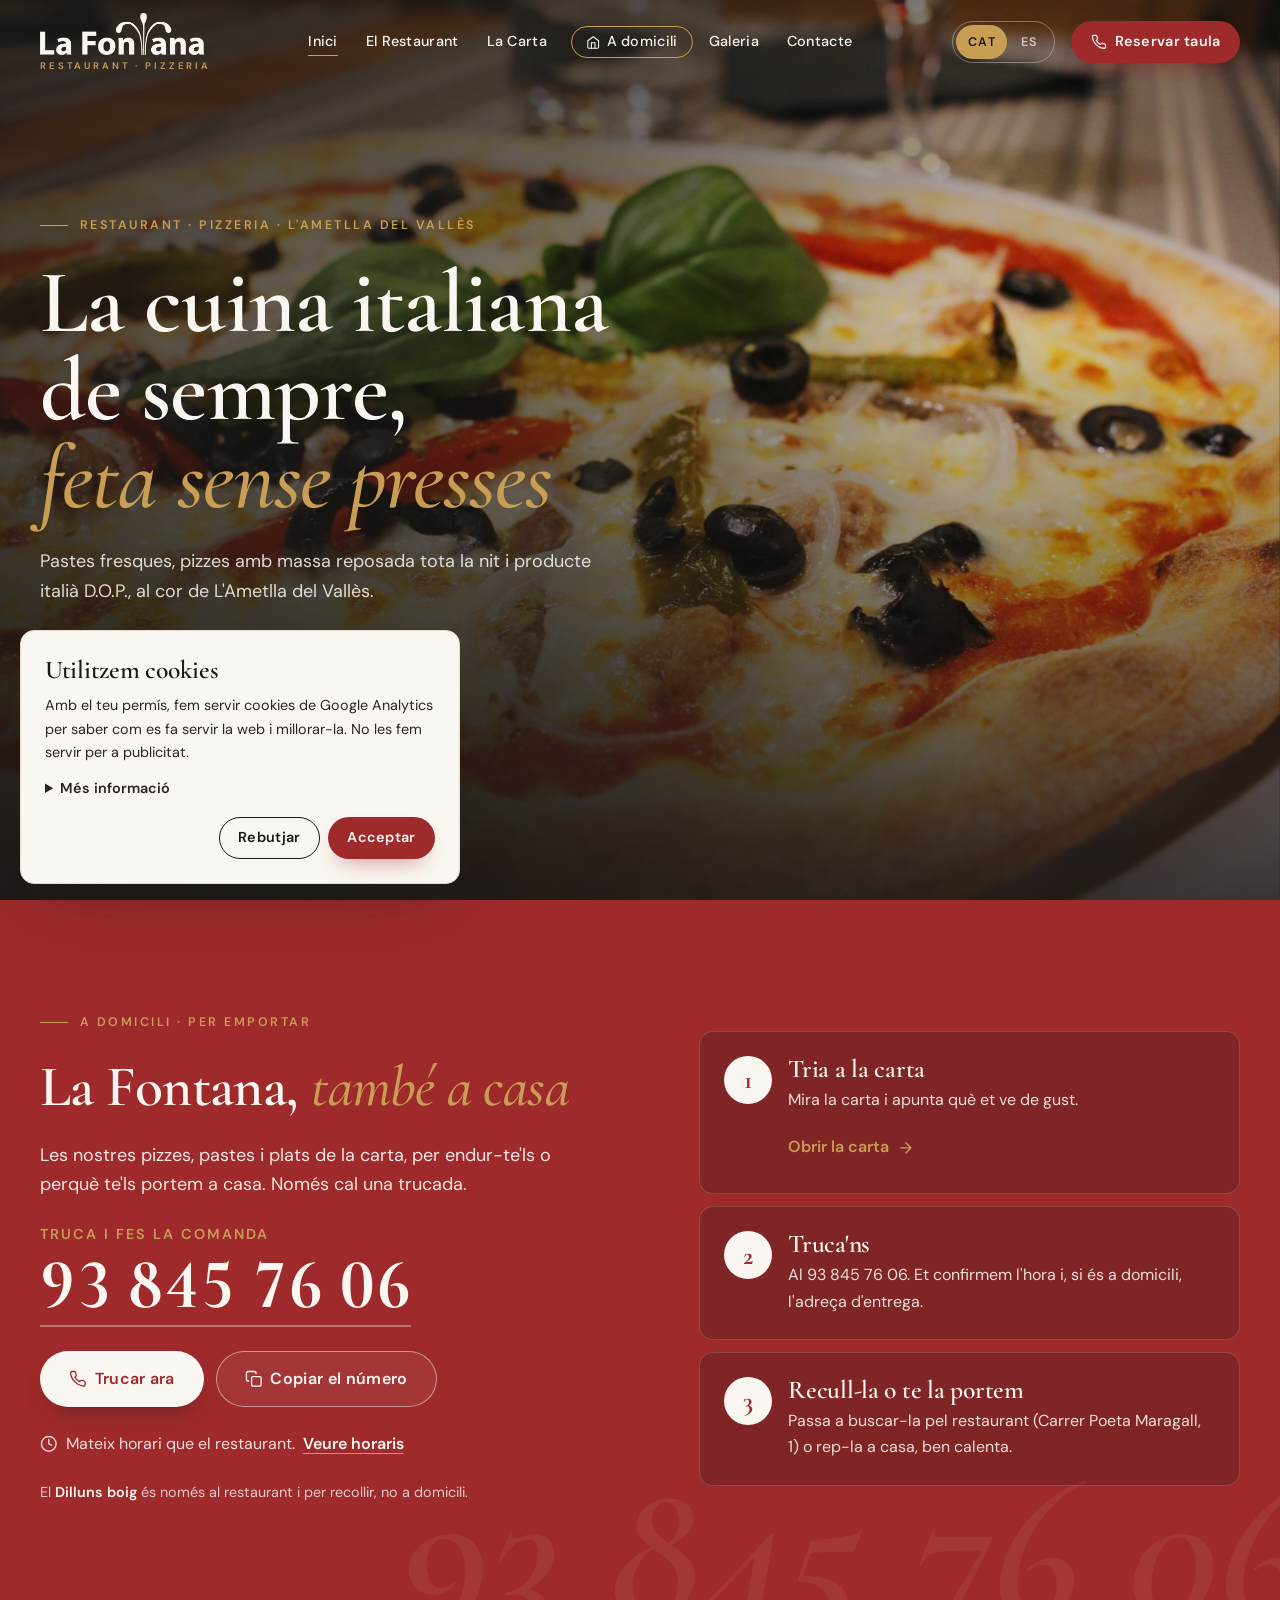
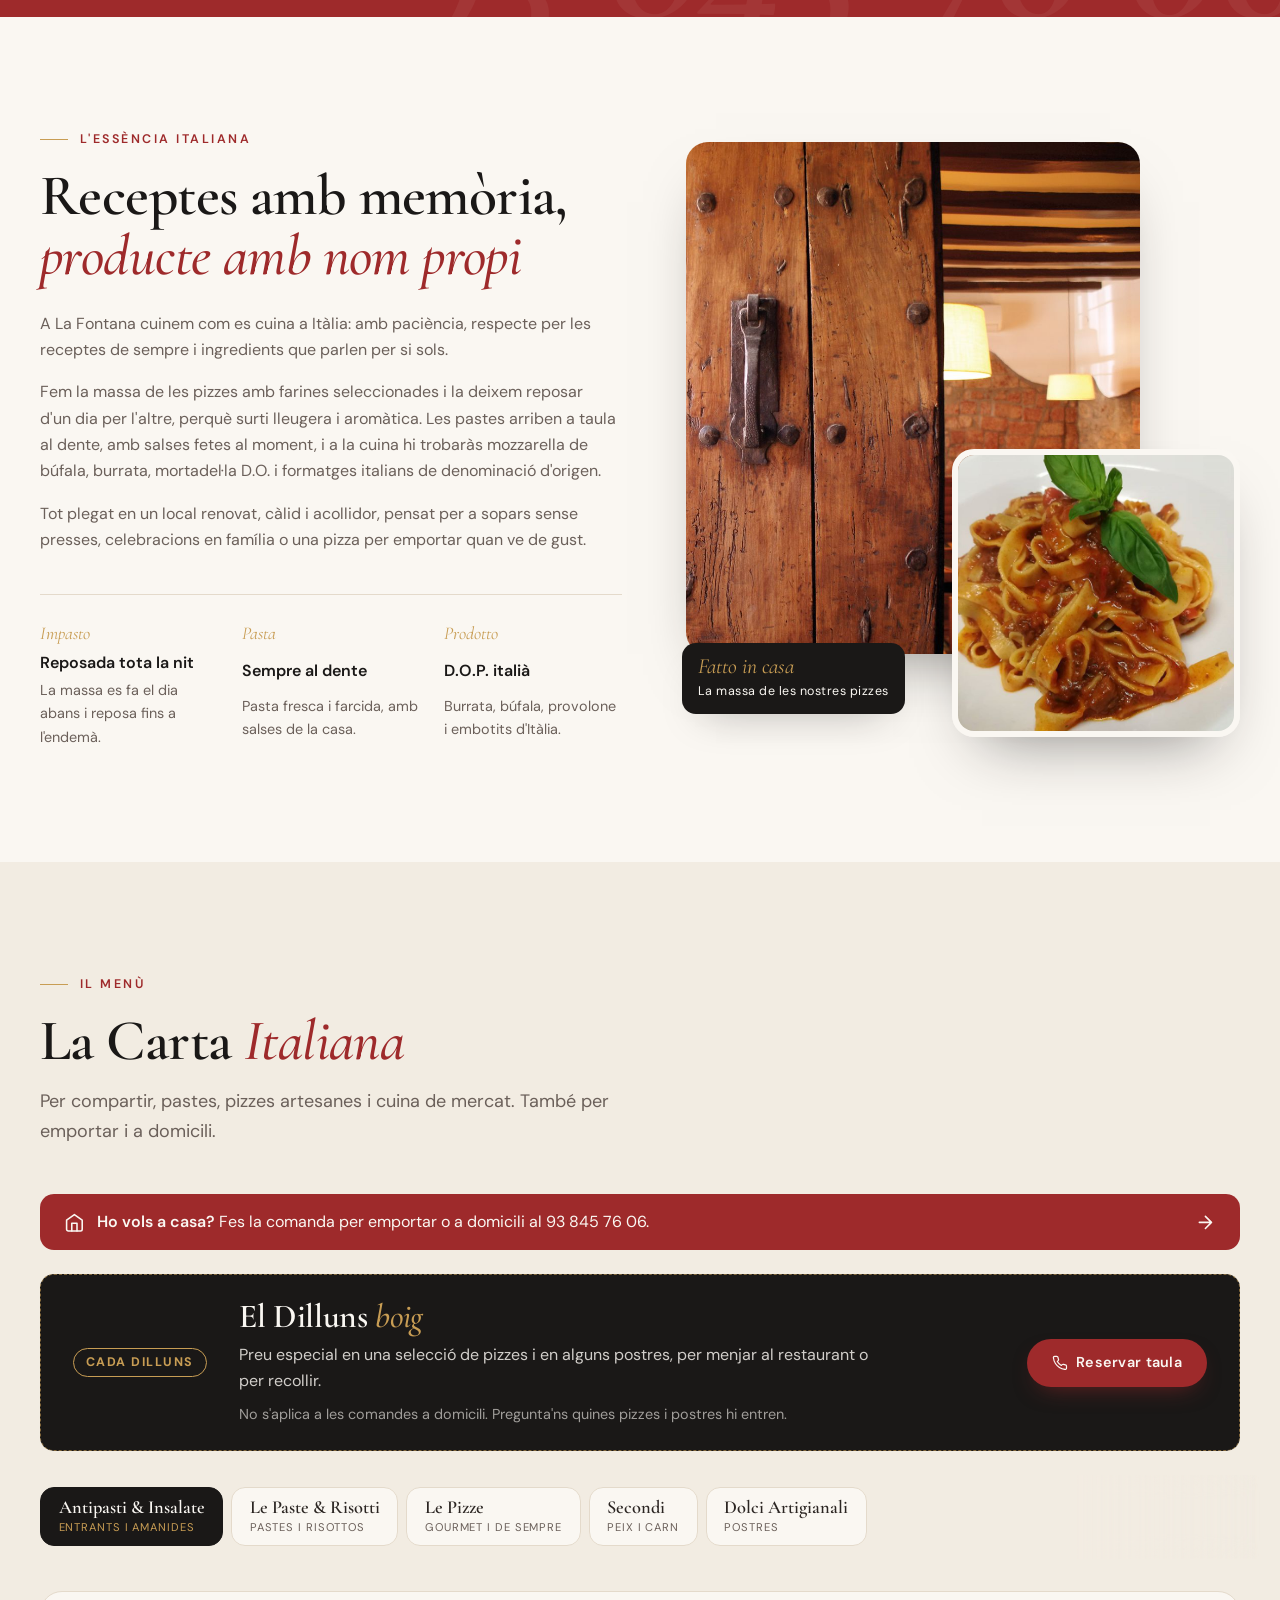
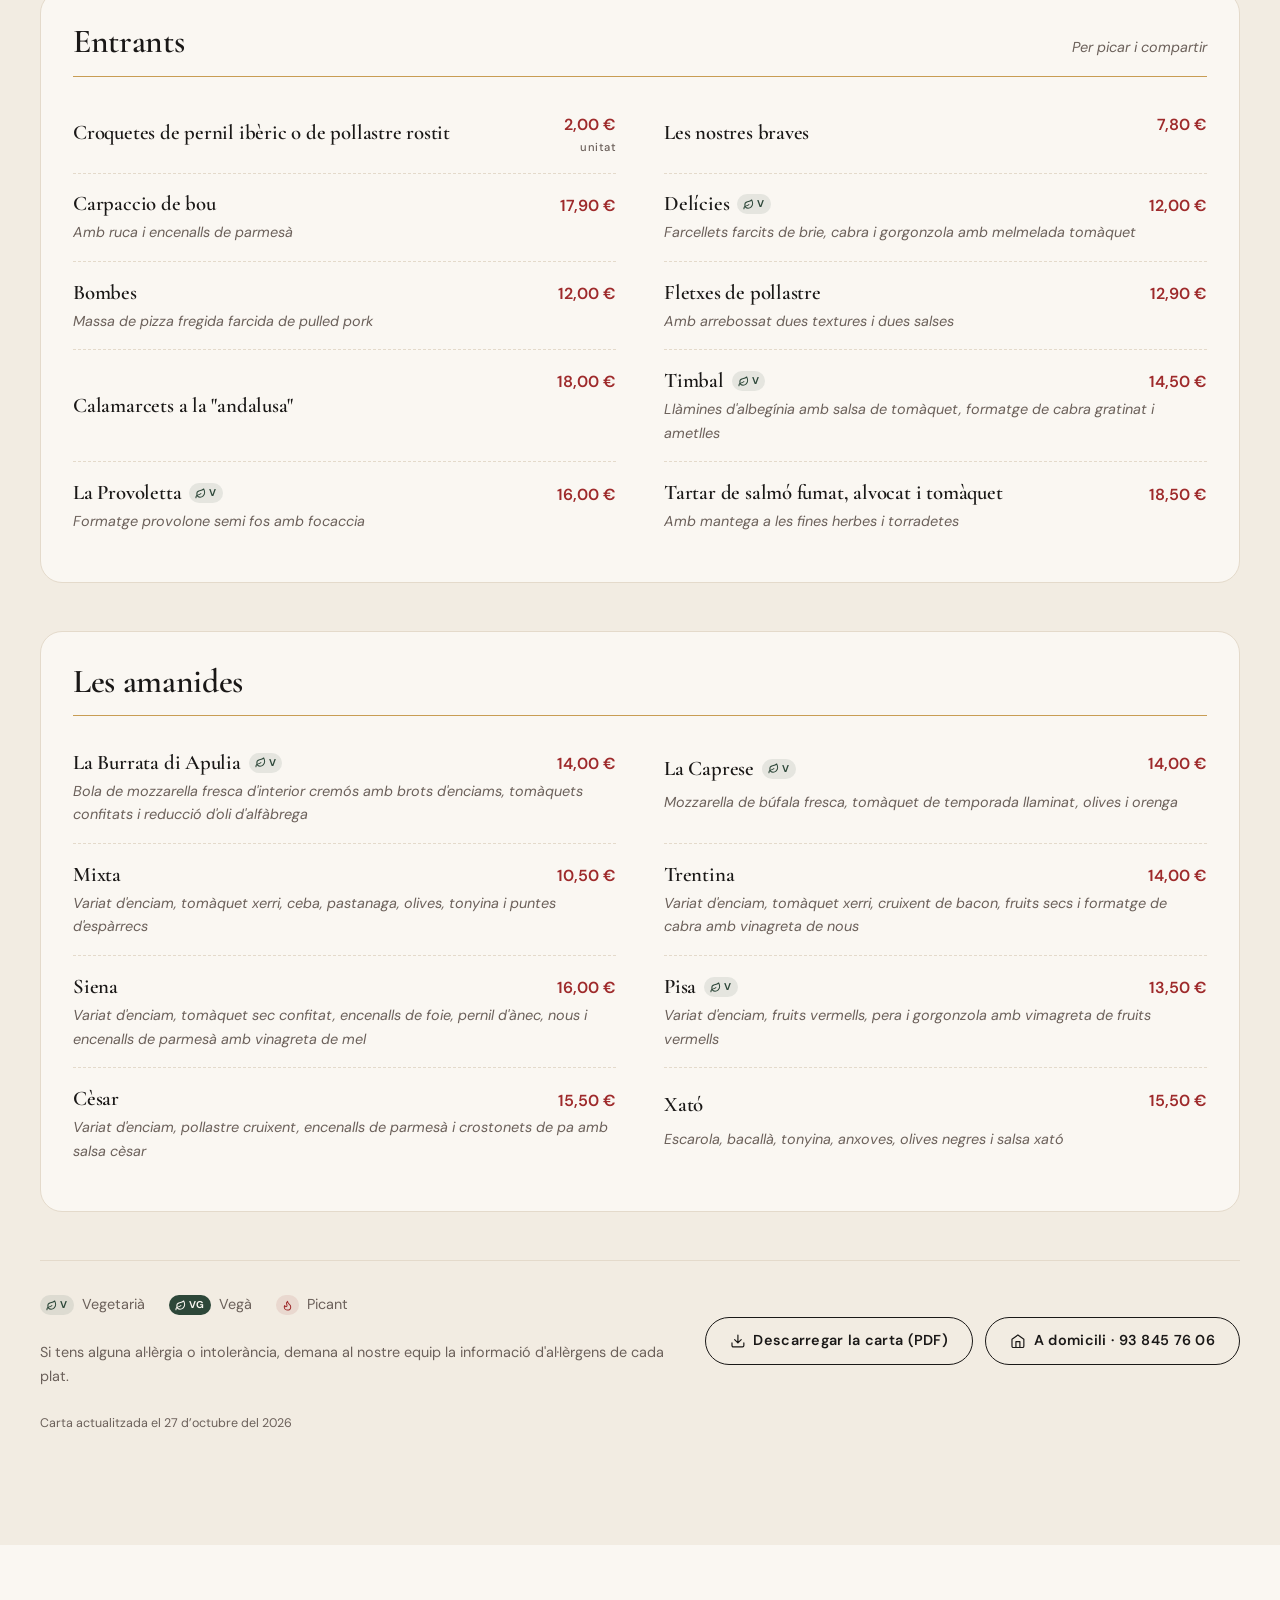
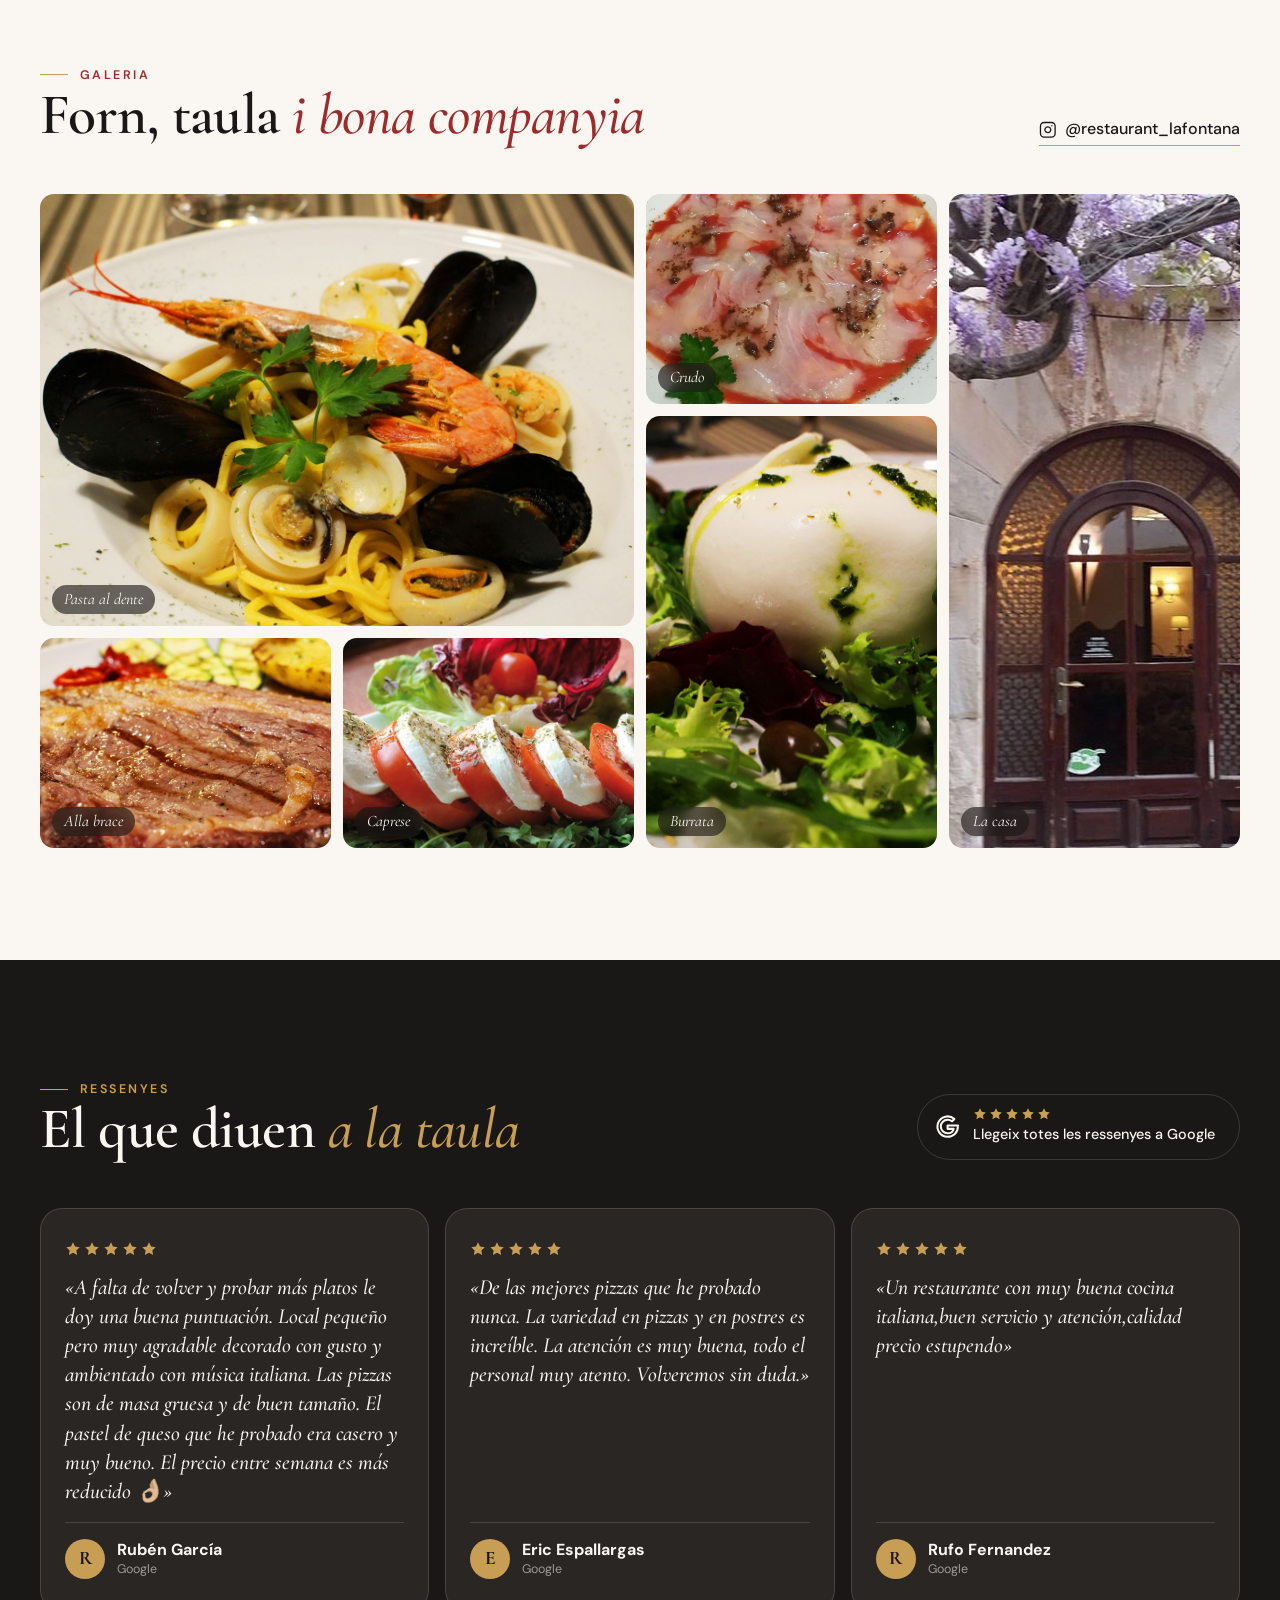
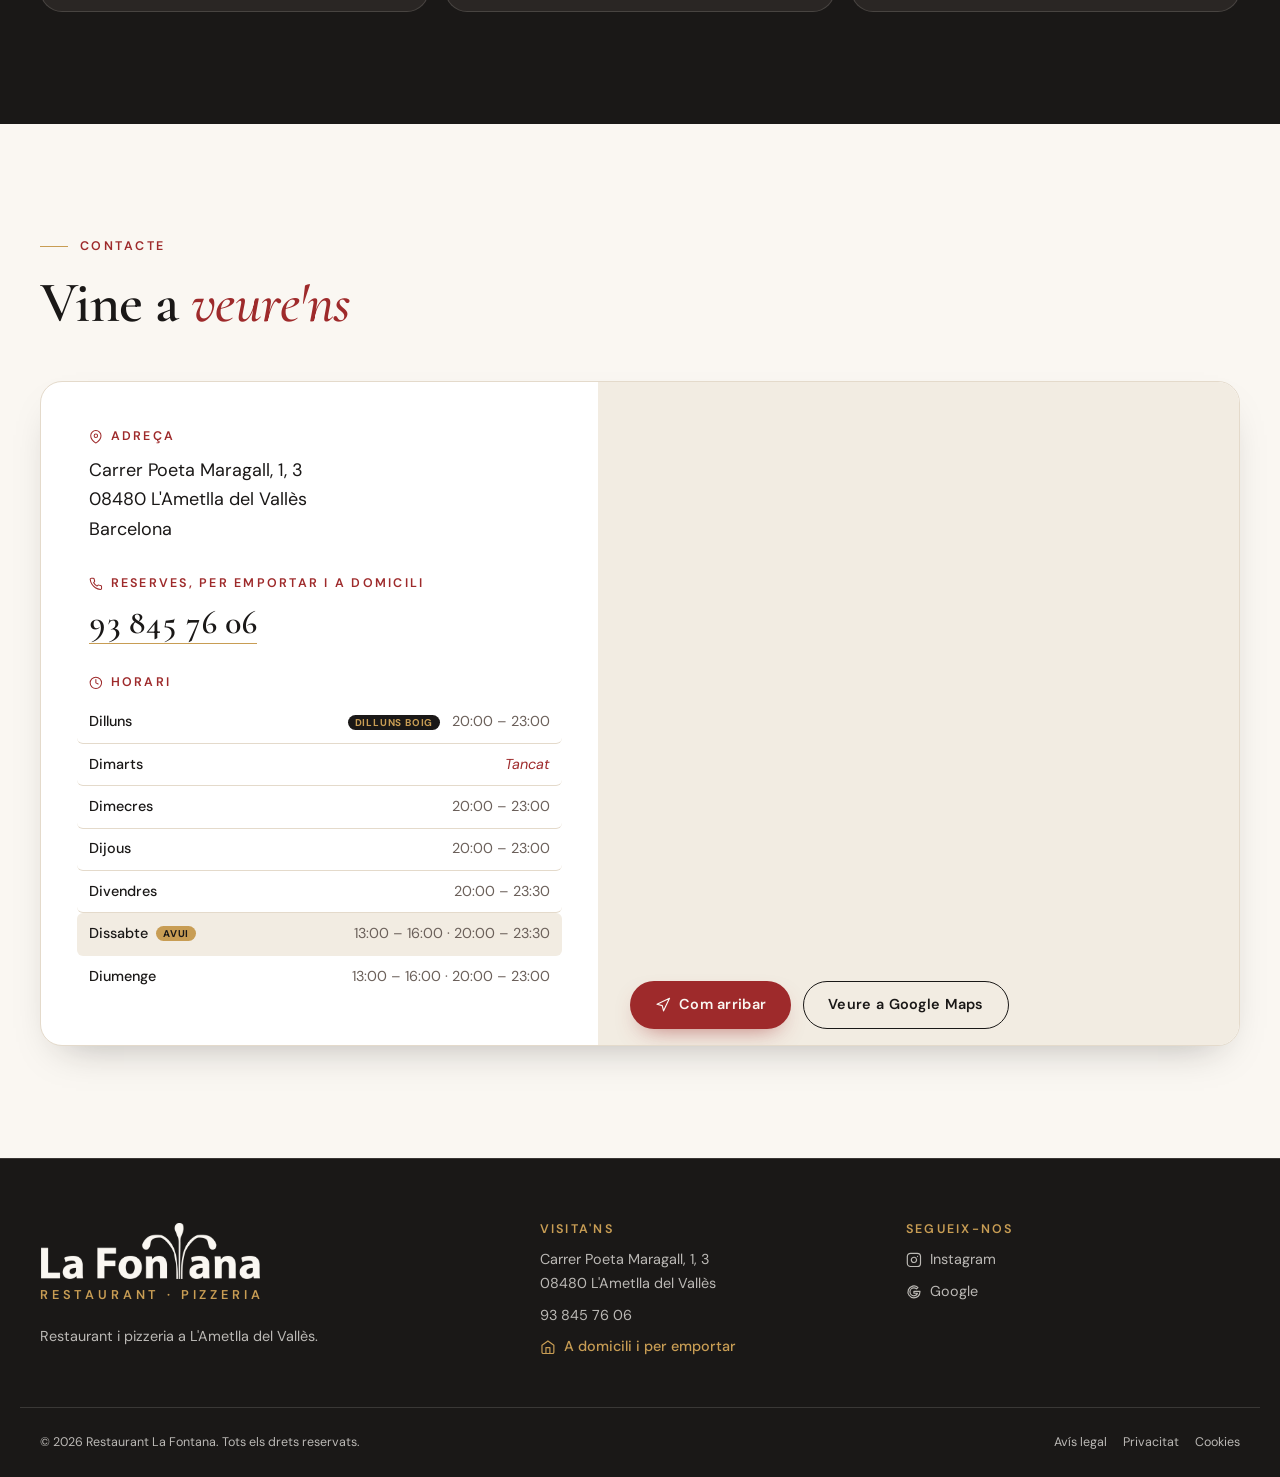
<file: index.html>
<!DOCTYPE html>
<html lang="ca" class="no-js">
<head>
  <meta charset="UTF-8">
  <meta name="viewport" content="width=device-width, initial-scale=1, viewport-fit=cover">
  <title>Restaurant La Fontana · Cuina italiana a L'Ametlla del Vallès</title>
  <meta name="description" content="Restaurant i pizzeria italiana a L'Ametlla del Vallès. Pastes fresques, pizzes amb massa reposada tota la nit i producte italià D.O.P. Reserves: 93 845 76 06.">
  <meta name="theme-color" content="#1A1817">
  <link rel="canonical" href="https://www.restaurantlafontana.com/">

  <meta property="og:type" content="restaurant">
  <meta property="og:title" content="Restaurant La Fontana · Cucina Italiana">
  <meta property="og:description" content="Pastes fresques, pizzes artesanes i producte D.O.P. a L'Ametlla del Vallès.">
  <meta property="og:image" content="https://www.restaurantlafontana.com/img/og-image.jpg">
  <meta property="og:locale" content="ca_ES">
  <meta property="og:locale:alternate" content="es_ES">

  <link rel="icon" href="data:image/svg+xml,%3Csvg xmlns='http://www.w3.org/2000/svg' viewBox='0 0 64 64'%3E%3Crect width='64' height='64' rx='14' fill='%231A1817'/%3E%3Ctext x='32' y='44' font-family='Georgia,serif' font-style='italic' font-size='34' fill='%23C89D54' text-anchor='middle'%3EF%3C/text%3E%3C/svg%3E">

  <link rel="preconnect" href="https://fonts.googleapis.com">
  <link rel="preconnect" href="https://fonts.gstatic.com" crossorigin>
  <link rel="stylesheet" href="https://fonts.googleapis.com/css2?family=Cormorant+Garamond:ital,wght@0,500;0,600;0,700;1,500;1,600&family=DM+Sans:ital,opsz,wght@0,9..40,400;0,9..40,500;0,9..40,600;1,9..40,400&display=swap">
  <link rel="stylesheet" href="styles.css">

  <script>document.documentElement.classList.replace('no-js', 'js');</script>

  <!-- Google Analytics (Consent Mode v2): gtag.js només es carrega si l'usuari accepta (app.js) -->
  <script>
    window.dataLayer = window.dataLayer || [];
    function gtag() { dataLayer.push(arguments); }
    gtag('consent', 'default', {
      ad_storage: 'denied',
      ad_user_data: 'denied',
      ad_personalization: 'denied',
      analytics_storage: 'denied'
    });
    gtag('js', new Date());
    gtag('config', 'G-3SH8Q0SKWM');
  </script>

  <script type="application/ld+json">
  {
    "@context": "https://schema.org",
    "@type": "Restaurant",
    "name": "Restaurant La Fontana",
    "description": "Restaurant i pizzeria italiana: pastes fresques, pizzes artesanes i producte italià D.O.P.",
    "url": "https://www.restaurantlafontana.com/",
    "image": "https://www.restaurantlafontana.com/img/og-image.jpg",
    "logo": "https://www.restaurantlafontana.com/img/logo.png",
    "telephone": "+34 938 45 76 06",
    "servesCuisine": "Italian",
    "priceRange": "€€",
    "acceptsReservations": "True",
    "menu": "https://www.restaurantlafontana.com/#carta",
    "hasMap": "https://share.google/LY42Y9rzk4KVxEJHk",
    "address": {
      "@type": "PostalAddress",
      "streetAddress": "Carrer Poeta Maragall, 1, 3",
      "addressLocality": "L'Ametlla del Vallès",
      "addressRegion": "Barcelona",
      "postalCode": "08480",
      "addressCountry": "ES"
    },
    "openingHoursSpecification": [
      { "@type": "OpeningHoursSpecification", "dayOfWeek": ["Monday", "Wednesday", "Thursday"], "opens": "20:00", "closes": "23:00" },
      { "@type": "OpeningHoursSpecification", "dayOfWeek": "Friday", "opens": "20:00", "closes": "23:30" },
      { "@type": "OpeningHoursSpecification", "dayOfWeek": ["Saturday", "Sunday"], "opens": "13:00", "closes": "16:00" },
      { "@type": "OpeningHoursSpecification", "dayOfWeek": "Saturday", "opens": "20:00", "closes": "23:30" },
      { "@type": "OpeningHoursSpecification", "dayOfWeek": "Sunday", "opens": "20:00", "closes": "23:00" }
    ],
    "potentialAction": {
      "@type": "OrderAction",
      "target": "tel:+34938457606",
      "deliveryMethod": [
        "http://purl.org/goodrelations/v1#DeliveryModeOwnFleet",
        "http://purl.org/goodrelations/v1#DeliveryModePickUp"
      ]
    },
    "sameAs": ["https://www.instagram.com/restaurant_lafontana/"]
  }
  </script>
</head>
<body>

  <!-- Icon sprite -->
  <svg class="sprite" xmlns="http://www.w3.org/2000/svg" aria-hidden="true">
    <symbol id="i-phone" viewBox="0 0 24 24"><path d="M22 16.92v3a2 2 0 0 1-2.18 2 19.79 19.79 0 0 1-8.63-3.07 19.5 19.5 0 0 1-6-6 19.79 19.79 0 0 1-3.07-8.67A2 2 0 0 1 4.11 2h3a2 2 0 0 1 2 1.72c.13.96.36 1.9.7 2.81a2 2 0 0 1-.45 2.11L8.09 9.91a16 16 0 0 0 6 6l1.27-1.27a2 2 0 0 1 2.11-.45c.91.34 1.85.57 2.81.7A2 2 0 0 1 22 16.92z"/></symbol>
    <symbol id="i-pin" viewBox="0 0 24 24"><path d="M21 10c0 7-9 13-9 13s-9-6-9-13a9 9 0 0 1 18 0z"/><circle cx="12" cy="10" r="3"/></symbol>
    <symbol id="i-clock" viewBox="0 0 24 24"><circle cx="12" cy="12" r="10"/><path d="M12 6v6l4 2"/></symbol>
    <symbol id="i-arrow" viewBox="0 0 24 24"><path d="M5 12h14M12 5l7 7-7 7"/></symbol>
    <symbol id="i-nav" viewBox="0 0 24 24"><path d="M3 11 22 2l-9 19-2-8-8-2z"/></symbol>
    <symbol id="i-book" viewBox="0 0 24 24"><path d="M4 19.5A2.5 2.5 0 0 1 6.5 17H20"/><path d="M6.5 2H20v20H6.5A2.5 2.5 0 0 1 4 19.5v-15A2.5 2.5 0 0 1 6.5 2z"/></symbol>
    <symbol id="i-download" viewBox="0 0 24 24"><path d="M21 15v4a2 2 0 0 1-2 2H5a2 2 0 0 1-2-2v-4M7 10l5 5 5-5M12 15V3"/></symbol>
    <symbol id="i-bag" viewBox="0 0 24 24"><path d="M6 2 3 6v14a2 2 0 0 0 2 2h14a2 2 0 0 0 2-2V6l-3-4z"/><path d="M3 6h18M16 10a4 4 0 0 1-8 0"/></symbol>
    <symbol id="i-home" viewBox="0 0 24 24"><path d="M3 9.5 12 3l9 6.5V20a2 2 0 0 1-2 2H5a2 2 0 0 1-2-2z"/><path d="M9 22V13h6v9"/></symbol>
    <symbol id="i-copy" viewBox="0 0 24 24"><rect x="9" y="9" width="13" height="13" rx="2"/><path d="M5 15H4a2 2 0 0 1-2-2V4a2 2 0 0 1 2-2h9a2 2 0 0 1 2 2v1"/></symbol>
    <symbol id="i-check" viewBox="0 0 24 24"><path d="M20 6 9 17l-5-5"/></symbol>
    <symbol id="i-leaf" viewBox="0 0 24 24"><path d="M11 20A7 7 0 0 1 9.8 6.1C15.5 5 17 4.48 19 2c1 2 2 4.18 2 8 0 5.5-4.78 10-10 10Z"/><path d="M2 21c0-3 1.85-5.36 5.08-6C9.5 14.52 12 13 13 12"/></symbol>
    <symbol id="i-flame" viewBox="0 0 24 24"><path d="M8.5 14.5A2.5 2.5 0 0 0 11 12c0-1.38-.5-2-1-3-1.07-2.14-.22-4.05 2-6 .5 2.5 2 4.9 4 6.5 2 1.6 3 3.5 3 5.5a7 7 0 1 1-14 0c0-1.15.43-2.29 1-3a2.5 2.5 0 0 0 2.5 2.5z"/></symbol>
    <symbol id="i-star" viewBox="0 0 24 24"><path d="m12 2 3.09 6.26L22 9.27l-5 4.87 1.18 6.88L12 17.77l-6.18 3.25L7 14.14 2 9.27l6.91-1.01L12 2z"/></symbol>
    <symbol id="i-instagram" viewBox="0 0 24 24"><rect x="2" y="2" width="20" height="20" rx="5"/><path d="M16 11.37A4 4 0 1 1 12.63 8 4 4 0 0 1 16 11.37zM17.5 6.5h.01"/></symbol>
    <symbol id="i-google" viewBox="0 0 24 24"><path d="M21.35 11.1H12v2.9h5.35c-.5 2.4-2.6 3.9-5.35 3.9a6 6 0 1 1 0-12c1.5 0 2.85.55 3.9 1.45l2.1-2.1A9 9 0 1 0 12 21c4.95 0 9.1-3.6 9.1-9 0-.3 0-.6-.05-.9z"/></symbol>
  </svg>

  <a class="skip-link" href="#main" data-i18n="a11y.skip">Salta al contingut</a>

  <!-- ============ NAVBAR ============ -->
  <header class="site-header" id="top">
    <nav class="nav container" aria-label="Principal">
      <a class="logo" href="#inici" aria-label="La Fontana, inici">
        <span class="logo__mark" aria-hidden="true"></span>
        <span class="logo__tag">Restaurant · Pizzeria</span>
      </a>

      <div class="nav__panel" id="nav-panel">
        <ul class="nav__links">
          <li><a href="#inici" data-i18n="nav.home">Inici</a></li>
          <li><a href="#restaurant" data-i18n="nav.restaurant">El Restaurant</a></li>
          <li><a href="#carta" data-i18n="nav.menu">La Carta</a></li>
          <li>
            <a class="nav__delivery" href="#domicili">
              <svg class="icon" aria-hidden="true"><use href="#i-home"/></svg>
              <span data-i18n="nav.delivery">A domicili</span>
            </a>
          </li>
          <li><a href="#galeria" data-i18n="nav.gallery">Galeria</a></li>
          <li><a href="#contacte" data-i18n="nav.contact">Contacte</a></li>
        </ul>

        <div class="nav__actions">
          <div class="lang-switch" role="group" aria-label="Idioma / Idioma">
            <button type="button" class="lang-switch__btn" data-lang="ca" aria-pressed="true">CAT</button>
            <button type="button" class="lang-switch__btn" data-lang="es" aria-pressed="false">ES</button>
          </div>
          <a class="btn btn--primary btn--sm" href="tel:+34938457606">
            <svg class="icon" aria-hidden="true"><use href="#i-phone"/></svg>
            <span data-i18n="cta.book">Reservar taula</span>
          </a>
        </div>
      </div>

      <button class="burger" type="button" aria-controls="nav-panel" aria-expanded="false">
        <span class="burger__line"></span>
        <span class="burger__line"></span>
        <span class="burger__line"></span>
        <span class="visually-hidden" data-i18n="a11y.menu">Obre el menú</span>
      </button>
    </nav>
  </header>

  <main id="main">

    <!-- ============ HERO ============ -->
    <section class="hero" id="inici" aria-labelledby="hero-title">
      <img class="hero__bg"
           src="img/hero-pizza-1600.jpg"
           srcset="img/hero-pizza-800.jpg 800w,
                   img/hero-pizza-1600.jpg 1600w,
                   img/hero-pizza-2400.jpg 2400w"
           sizes="100vw" alt="" fetchpriority="high" width="1600" height="1067">
      <div class="hero__overlay" aria-hidden="true"></div>

      <div class="hero__content container">
        <p class="eyebrow eyebrow--light" data-i18n="hero.eyebrow">Restaurant · Pizzeria · L'Ametlla del Vallès</p>
        <h1 class="hero__title" id="hero-title" data-i18n-html="hero.title">La cuina italiana de sempre, <em>feta sense presses</em></h1>
        <p class="hero__lead" data-i18n="hero.lead">Pastes fresques, pizzes amb massa reposada tota la nit i producte italià D.O.P., al cor de L'Ametlla del Vallès.</p>
        <div class="hero__actions">
          <a class="btn btn--primary" href="tel:+34938457606">
            <svg class="icon" aria-hidden="true"><use href="#i-phone"/></svg>
            <span data-i18n="cta.book">Reservar taula</span>
          </a>
          <a class="btn btn--ghost-light" href="#carta">
            <span data-i18n="cta.menu">Veure la carta</span>
            <svg class="icon" aria-hidden="true"><use href="#i-arrow"/></svg>
          </a>
        </div>
        <a class="hero__delivery" href="#domicili">
          <span class="hero__delivery-icon" aria-hidden="true"><svg class="icon"><use href="#i-home"/></svg></span>
          <span>
            <strong data-i18n="hero.deliveryTitle">També a domicili i per emportar</strong>
            <span data-i18n="hero.deliveryText">Truca al 93 845 76 06 i fes la comanda</span>
          </span>
          <svg class="icon" aria-hidden="true"><use href="#i-arrow"/></svg>
        </a>
        <p class="status-chip" data-status aria-live="polite"></p>
      </div>
    </section>

    <!-- ============ A DOMICILI / PER EMPORTAR ============ -->
    <section class="section delivery" id="domicili" aria-labelledby="delivery-title">
      <div class="container delivery__grid">
        <div class="delivery__intro reveal">
          <p class="eyebrow eyebrow--light" data-i18n="delivery.eyebrow">A domicili · Per emportar</p>
          <h2 class="section-title" id="delivery-title" data-i18n-html="delivery.title">La Fontana, <em>també a casa</em></h2>
          <p class="delivery__lead" data-i18n="delivery.lead">Les nostres pizzes, pastes i plats de la carta, per endur-te'ls o perquè te'ls portem a casa. Només cal una trucada.</p>

          <div class="delivery__phone">
            <span class="delivery__phone-label" data-i18n="delivery.phoneLabel">Truca i fes la comanda</span>
            <a class="delivery__number" href="tel:+34938457606">93 845 76 06</a>
          </div>

          <div class="delivery__actions">
            <a class="btn btn--light btn--lg" href="tel:+34938457606">
              <svg class="icon" aria-hidden="true"><use href="#i-phone"/></svg>
              <span data-i18n="delivery.call">Trucar ara</span>
            </a>
            <button type="button" class="btn btn--ghost-light btn--lg" data-copy-phone="93 845 76 06">
              <svg class="icon" aria-hidden="true" data-copy-icon><use href="#i-copy"/></svg>
              <span data-copy-label data-i18n="delivery.copy">Copiar el número</span>
            </button>
          </div>
          <p class="visually-hidden" aria-live="polite" data-copy-status></p>

          <!-- TODO: si cal, afegir aquí la zona de repartiment, la comanda mínima i el cost d'enviament -->
          <p class="delivery__hours">
            <svg class="icon" aria-hidden="true"><use href="#i-clock"/></svg>
            <span data-i18n="delivery.hours">Mateix horari que el restaurant.</span>
            <a href="#contacte" data-i18n="delivery.hoursLink">Veure horaris</a>
          </p>
          <p class="delivery__note" data-i18n-html="delivery.promoNote">El <strong>Dilluns boig</strong> és només al restaurant i per recollir, no a domicili.</p>
        </div>

        <ol class="delivery__steps">
          <li class="step reveal">
            <span class="step__num" aria-hidden="true">1</span>
            <div class="step__body">
              <h3 class="step__title" data-i18n="delivery.s1t">Tria a la carta</h3>
              <p data-i18n="delivery.s1d">Mira la carta i apunta què et ve de gust.</p>
              <a class="step__link" href="#carta"><span data-i18n="delivery.s1l">Obrir la carta</span> <svg class="icon" aria-hidden="true"><use href="#i-arrow"/></svg></a>
            </div>
          </li>
          <li class="step reveal">
            <span class="step__num" aria-hidden="true">2</span>
            <div class="step__body">
              <h3 class="step__title" data-i18n="delivery.s2t">Truca'ns</h3>
              <p data-i18n="delivery.s2d">Al 93 845 76 06. Et confirmem l'hora i, si és a domicili, l'adreça d'entrega.</p>
            </div>
          </li>
          <li class="step reveal">
            <span class="step__num" aria-hidden="true">3</span>
            <div class="step__body">
              <h3 class="step__title" data-i18n="delivery.s3t">Recull-la o te la portem</h3>
              <p data-i18n="delivery.s3d">Passa a buscar-la pel restaurant (Carrer Poeta Maragall, 1) o rep-la a casa, ben calenta.</p>
            </div>
          </li>
        </ol>
      </div>
    </section>

    <!-- ============ FILOSOFIA ============ -->
    <section class="section story" id="restaurant" aria-labelledby="story-title">
      <div class="container story__grid">
        <div class="story__text reveal">
          <p class="eyebrow" data-i18n="story.eyebrow">L'essència italiana</p>
          <h2 class="section-title" id="story-title" data-i18n-html="story.title">Receptes amb memòria, <em>producte amb nom propi</em></h2>
          <p data-i18n="story.p1">A La Fontana cuinem com es cuina a Itàlia: amb paciència, respecte per les receptes de sempre i ingredients que parlen per si sols.</p>
          <p data-i18n="story.p2">Fem la massa de les pizzes amb farines seleccionades i la deixem reposar d'un dia per l'altre, perquè surti lleugera i aromàtica. Les pastes arriben a taula al dente, amb salses fetes al moment, i a la cuina hi trobaràs mozzarella de búfala, burrata, mortadel·la D.O. i formatges italians de denominació d'origen.</p>
          <p data-i18n="story.p3">Tot plegat en un local renovat, càlid i acollidor, pensat per a sopars sense presses, celebracions en família o una pizza per emportar quan ve de gust.</p>

          <ul class="pillars">
            <li class="pillar">
              <span class="pillar__kicker" data-i18n="story.k1">Impasto</span>
              <strong data-i18n="story.h1">Reposada tota la nit</strong>
              <span data-i18n="story.d1">La massa es fa el dia abans i reposa fins a l'endemà.</span>
            </li>
            <li class="pillar">
              <span class="pillar__kicker" data-i18n="story.k2">Pasta</span>
              <strong data-i18n="story.h2">Sempre al dente</strong>
              <span data-i18n="story.d2">Pasta fresca i farcida, amb salses de la casa.</span>
            </li>
            <li class="pillar">
              <span class="pillar__kicker" data-i18n="story.k3">Prodotto</span>
              <strong data-i18n="story.h3">D.O.P. italià</strong>
              <span data-i18n="story.d3">Burrata, búfala, provolone i embotits d'Itàlia.</span>
            </li>
          </ul>
        </div>

        <div class="story__media reveal" aria-hidden="true">
          <figure class="story__img story__img--back">
            <img src="img/local-porta.jpg" alt="" loading="lazy" width="900" height="1011">
          </figure>
          <figure class="story__img story__img--front">
            <img src="img/pasta-tagliatelle.jpg" alt="" loading="lazy" width="640" height="640">
          </figure>
          <span class="story__badge">
            <span class="story__badge-num">Fatto in casa</span>
            <span class="story__badge-label" data-i18n="story.badge">La massa de les nostres pizzes</span>
          </span>
        </div>
      </div>
    </section>

    <!-- ============ LA CARTA ============ -->
    <section class="section menu" id="carta" aria-labelledby="menu-title">
      <div class="container">
        <header class="section-head reveal">
          <p class="eyebrow" data-i18n="menu.eyebrow">Il Menù</p>
          <h2 class="section-title" id="menu-title" data-i18n-html="menu.title">La Carta <em>Italiana</em></h2>
          <p class="section-lead" data-i18n="menu.lead">Per compartir, pastes, pizzes artesanes i cuina de mercat. També per emportar i a domicili.</p>
        </header>

        <a class="menu__order" href="#domicili">
          <svg class="icon" aria-hidden="true"><use href="#i-home"/></svg>
          <span><strong data-i18n="menu.orderTitle">Ho vols a casa?</strong> <span data-i18n="menu.orderText">Fes la comanda per emportar o a domicili al 93 845 76 06.</span></span>
          <svg class="icon" aria-hidden="true"><use href="#i-arrow"/></svg>
        </a>

        <aside class="promo" aria-labelledby="promo-title" data-promo>
          <span class="promo__day" data-promo-day>Cada dilluns</span>
          <div class="promo__body">
            <h3 class="promo__title" id="promo-title">El Dilluns <em>boig</em></h3>
            <p data-i18n="promo.text">Preu especial en una selecció de pizzes i en alguns postres, per menjar al restaurant o per recollir.</p>
            <p class="promo__note" data-i18n="promo.note">No s'aplica a les comandes a domicili. Pregunta'ns quines pizzes i postres hi entren.</p>
          </div>
          <a class="btn btn--primary" href="tel:+34938457606">
            <svg class="icon" aria-hidden="true"><use href="#i-phone"/></svg>
            <span data-i18n="cta.book">Reservar taula</span>
          </a>
        </aside>

        <div class="menu__tabs-wrap">
          <div class="menu__tabs" role="tablist" aria-label="Categories de la carta" data-menu-tabs></div>
        </div>

        <div class="menu__panels" data-menu-panels></div>

        <div class="menu__footer">
          <ul class="legend" aria-label="Llegenda">
            <li><span class="tag tag--v"><svg class="icon" aria-hidden="true"><use href="#i-leaf"/></svg>V</span> <span data-i18n="legend.v">Vegetarià</span></li>
            <li><span class="tag tag--vg"><svg class="icon" aria-hidden="true"><use href="#i-leaf"/></svg>VG</span> <span data-i18n="legend.vg">Vegà</span></li>
            <li><span class="tag tag--hot"><svg class="icon" aria-hidden="true"><use href="#i-flame"/></svg></span> <span data-i18n="legend.hot">Picant</span></li>
          </ul>
          <p class="menu__allergens" data-i18n="menu.allergens">Si tens alguna al·lèrgia o intolerància, demana al nostre equip la informació d'al·lèrgens de cada plat.</p>
          <p class="menu__updated" data-menu-updated></p>
          <div class="menu__actions">
            <button type="button" class="btn btn--outline" data-print-menu>
              <svg class="icon" aria-hidden="true"><use href="#i-download"/></svg>
              <span data-i18n="menu.pdf">Descarregar la carta (PDF)</span>
            </button>
            <a class="btn btn--outline" href="tel:+34938457606">
              <svg class="icon" aria-hidden="true"><use href="#i-home"/></svg>
              <span data-i18n="menu.takeaway">A domicili · 93 845 76 06</span>
            </a>
          </div>
        </div>
      </div>
    </section>

    <!-- ============ GALERIA ============ -->
    <section class="section gallery" id="galeria" aria-labelledby="gallery-title">
      <div class="container">
        <header class="section-head section-head--split reveal">
          <div>
            <p class="eyebrow" data-i18n="gallery.eyebrow">Galeria</p>
            <h2 class="section-title" id="gallery-title" data-i18n-html="gallery.title">Forn, taula <em>i bona companyia</em></h2>
          </div>
          <a class="link-arrow" href="https://www.instagram.com/restaurant_lafontana/" target="_blank" rel="noopener">
            <svg class="icon" aria-hidden="true"><use href="#i-instagram"/></svg>
            @restaurant_lafontana
          </a>
        </header>

        <div class="bento">
          <figure class="bento__item bento__item--a reveal">
            <img src="img/pasta-marisc.jpg" alt="Spaghetti amb marisc, gamba i musclos" data-i18n-alt="gallery.alt1" loading="lazy" width="1200" height="900">
            <figcaption data-i18n="gallery.c1">Pasta al dente</figcaption>
          </figure>
          <figure class="bento__item bento__item--b reveal">
            <img src="img/carpaccio.jpg" alt="Carpaccio de peix amb tomàquet i julivert" data-i18n-alt="gallery.alt2" loading="lazy" width="640" height="640">
            <figcaption data-i18n="gallery.c2">Crudo</figcaption>
          </figure>
          <figure class="bento__item bento__item--c reveal">
            <img src="img/entrada.jpg" alt="Entrada del restaurant, porta de fusta i glicina florida" data-i18n-alt="gallery.alt3" loading="lazy" width="640" height="640">
            <figcaption data-i18n="gallery.c3">La casa</figcaption>
          </figure>
          <figure class="bento__item bento__item--d reveal">
            <img src="img/burrata.jpg" alt="Burrata amb pesto, tomàquet sec i olives" data-i18n-alt="gallery.alt4" loading="lazy" width="800" height="1000">
            <figcaption data-i18n="gallery.c4">Burrata</figcaption>
          </figure>
          <figure class="bento__item bento__item--e reveal">
            <img src="img/entrecot.jpg" alt="Entrecot a la brasa amb verdures i patata" data-i18n-alt="gallery.alt5" loading="lazy" width="800" height="800">
            <figcaption data-i18n="gallery.c5">Alla brace</figcaption>
          </figure>
          <figure class="bento__item bento__item--f reveal">
            <img src="img/caprese.jpg" alt="Caprese de tomàquet i mozzarella amb orenga" data-i18n-alt="gallery.alt6" loading="lazy" width="800" height="450">
            <figcaption data-i18n="gallery.c6">Caprese</figcaption>
          </figure>
        </div>
      </div>
    </section>

    <!-- ============ RESSENYES ============ -->
    <section class="section reviews" id="ressenyes" aria-labelledby="reviews-title">
      <div class="container">
        <header class="section-head section-head--split reveal">
          <div>
            <p class="eyebrow eyebrow--gold" data-i18n="reviews.eyebrow">Ressenyes</p>
            <h2 class="section-title" id="reviews-title" data-i18n-html="reviews.title">El que diuen <em>a la taula</em></h2>
          </div>
          <a class="google-badge" href="https://share.google/LY42Y9rzk4KVxEJHk" target="_blank" rel="noopener">
            <svg class="icon icon--lg" aria-hidden="true"><use href="#i-google"/></svg>
            <span>
              <span class="google-badge__stars" aria-hidden="true">
                <svg class="icon"><use href="#i-star"/></svg><svg class="icon"><use href="#i-star"/></svg><svg class="icon"><use href="#i-star"/></svg><svg class="icon"><use href="#i-star"/></svg><svg class="icon"><use href="#i-star"/></svg>
              </span>
              <span class="google-badge__label" data-i18n="reviews.badge">Llegeix totes les ressenyes a Google</span>
            </span>
          </a>
        </header>

        <div class="reviews__grid">
          <article class="review reveal">
            <div class="review__stars" role="img" aria-label="5/5">
              <svg class="icon"><use href="#i-star"/></svg><svg class="icon"><use href="#i-star"/></svg><svg class="icon"><use href="#i-star"/></svg><svg class="icon"><use href="#i-star"/></svg><svg class="icon"><use href="#i-star"/></svg>
            </div>
            <blockquote class="review__text" lang="es">«A falta de volver y probar más platos le doy una buena puntuación. Local pequeño pero muy agradable decorado con gusto y ambientado con música italiana. Las pizzas son de masa gruesa y de buen tamaño. El pastel de queso que he probado era casero y muy bueno. El precio entre semana es más reducido 👌🏼»</blockquote>
            <footer class="review__author"><span class="review__avatar" aria-hidden="true">R</span><span><strong>Rubén García</strong><small>Google</small></span></footer>
          </article>
          <article class="review reveal">
            <div class="review__stars" role="img" aria-label="5/5">
              <svg class="icon"><use href="#i-star"/></svg><svg class="icon"><use href="#i-star"/></svg><svg class="icon"><use href="#i-star"/></svg><svg class="icon"><use href="#i-star"/></svg><svg class="icon"><use href="#i-star"/></svg>
            </div>
            <blockquote class="review__text" lang="es">«De las mejores pizzas que he probado nunca. La variedad en pizzas y en postres es increíble. La atención es muy buena, todo el personal muy atento. Volveremos sin duda.»</blockquote>
            <footer class="review__author"><span class="review__avatar" aria-hidden="true">E</span><span><strong>Eric Espallargas</strong><small>Google</small></span></footer>
          </article>
          <article class="review reveal">
            <div class="review__stars" role="img" aria-label="5/5">
              <svg class="icon"><use href="#i-star"/></svg><svg class="icon"><use href="#i-star"/></svg><svg class="icon"><use href="#i-star"/></svg><svg class="icon"><use href="#i-star"/></svg><svg class="icon"><use href="#i-star"/></svg>
            </div>
            <blockquote class="review__text" lang="es">«Un restaurante con muy buena cocina italiana,buen servicio y atención,calidad precio estupendo»</blockquote>
            <footer class="review__author"><span class="review__avatar" aria-hidden="true">R</span><span><strong>Rufo Fernandez</strong><small>Google</small></span></footer>
          </article>
        </div>
      </div>
    </section>

    <!-- ============ CONTACTE ============ -->
    <section class="section contact" id="contacte" aria-labelledby="contact-title">
      <div class="container">
        <header class="section-head reveal">
          <p class="eyebrow" data-i18n="contact.eyebrow">Contacte</p>
          <h2 class="section-title" id="contact-title" data-i18n-html="contact.title">Vine a <em>veure'ns</em></h2>
        </header>

        <div class="contact__card reveal">
          <div class="contact__info">
            <div class="info-block">
              <h3 class="info-block__title"><svg class="icon" aria-hidden="true"><use href="#i-pin"/></svg><span data-i18n="contact.address">Adreça</span></h3>
              <address>Carrer Poeta Maragall, 1, 3<br>08480 L'Ametlla del Vallès<br>Barcelona</address>
            </div>

            <div class="info-block">
              <h3 class="info-block__title"><svg class="icon" aria-hidden="true"><use href="#i-phone"/></svg><span data-i18n="contact.phone">Reserves, per emportar i a domicili</span></h3>
              <a class="phone-link" href="tel:+34938457606">93 845 76 06</a>
            </div>

            <div class="info-block">
              <h3 class="info-block__title"><svg class="icon" aria-hidden="true"><use href="#i-clock"/></svg><span data-i18n="contact.hours">Horari</span></h3>
              <dl class="hours" data-hours>
                <div class="hours__row" data-day="1"><dt data-i18n="day.1">Dilluns</dt><dd><span class="hours__promo">Dilluns boig</span> 20:00 – 23:00</dd></div>
                <div class="hours__row hours__row--closed" data-day="2"><dt data-i18n="day.2">Dimarts</dt><dd data-i18n="hours.closed">Tancat</dd></div>
                <div class="hours__row" data-day="3"><dt data-i18n="day.3">Dimecres</dt><dd>20:00 – 23:00</dd></div>
                <div class="hours__row" data-day="4"><dt data-i18n="day.4">Dijous</dt><dd>20:00 – 23:00</dd></div>
                <div class="hours__row" data-day="5"><dt data-i18n="day.5">Divendres</dt><dd>20:00 – 23:30</dd></div>
                <div class="hours__row" data-day="6"><dt data-i18n="day.6">Dissabte</dt><dd>13:00 – 16:00 · 20:00 – 23:30</dd></div>
                <div class="hours__row" data-day="0"><dt data-i18n="day.0">Diumenge</dt><dd>13:00 – 16:00 · 20:00 – 23:00</dd></div>
              </dl>
            </div>
          </div>

          <div class="contact__map">
            <iframe
              title="Mapa: Restaurant La Fontana"
              src="https://www.google.com/maps?q=Restaurant%20La%20Fontana%2C%20Carrer%20Poeta%20Maragall%201%2C%2008480%20L%27Ametlla%20del%20Vall%C3%A8s&output=embed"
              loading="lazy" referrerpolicy="no-referrer-when-downgrade" allowfullscreen></iframe>
            <div class="contact__map-actions">
              <a class="btn btn--primary" href="https://www.google.com/maps/dir/?api=1&amp;destination=Restaurant%20La%20Fontana%2C%20Carrer%20Poeta%20Maragall%201%2C%2008480%20L%27Ametlla%20del%20Vall%C3%A8s" target="_blank" rel="noopener">
                <svg class="icon" aria-hidden="true"><use href="#i-nav"/></svg>
                <span data-i18n="contact.directions">Com arribar</span>
              </a>
              <a class="btn btn--outline" href="https://share.google/LY42Y9rzk4KVxEJHk" target="_blank" rel="noopener">
                <span data-i18n="contact.gmaps">Veure a Google Maps</span>
              </a>
            </div>
          </div>
        </div>
      </div>
    </section>
  </main>

  <!-- ============ FOOTER ============ -->
  <footer class="site-footer">
    <div class="container site-footer__grid">
      <div class="site-footer__brand">
        <a class="logo logo--light logo--lg" href="#inici" aria-label="La Fontana, inici">
          <span class="logo__mark" aria-hidden="true"></span>
          <span class="logo__tag">Restaurant · Pizzeria</span>
        </a>
        <p data-i18n="footer.tagline">Restaurant i pizzeria a L'Ametlla del Vallès.</p>
      </div>

      <div class="site-footer__col">
        <h3 data-i18n="footer.visit">Visita'ns</h3>
        <p>Carrer Poeta Maragall, 1, 3<br>08480 L'Ametlla del Vallès</p>
        <a href="tel:+34938457606">93 845 76 06</a>
        <a class="footer-delivery" href="#domicili">
          <svg class="icon" aria-hidden="true"><use href="#i-home"/></svg>
          <span data-i18n="footer.delivery">A domicili i per emportar</span>
        </a>
      </div>

      <div class="site-footer__col">
        <h3 data-i18n="footer.follow">Segueix-nos</h3>
        <a class="social-link" href="https://www.instagram.com/restaurant_lafontana/" target="_blank" rel="noopener">
          <svg class="icon" aria-hidden="true"><use href="#i-instagram"/></svg> Instagram
        </a>
        <a class="social-link" href="https://share.google/LY42Y9rzk4KVxEJHk" target="_blank" rel="noopener">
          <svg class="icon" aria-hidden="true"><use href="#i-google"/></svg> Google
        </a>
      </div>
    </div>

    <div class="container site-footer__bottom">
      <p>© <span data-year>2026</span> Restaurant La Fontana. <span data-i18n="footer.rights">Tots els drets reservats.</span></p>
      <ul class="legal-links">
        <li><a href="avis-legal.html" data-i18n="footer.legal">Avís legal</a></li>
        <li><a href="privacitat.html" data-i18n="footer.privacy">Privacitat</a></li>
        <li><a href="#cookies" data-cookie-settings data-i18n="footer.cookies">Cookies</a></li>
      </ul>
    </div>
  </footer>

  <!-- ============ BÀNER DE COOKIES ============ -->
  <section class="cookie-banner" id="cookies" data-cookie-banner role="dialog" aria-labelledby="cookie-title" aria-describedby="cookie-text" hidden>
    <h2 class="cookie-banner__title" id="cookie-title" data-i18n="cookies.title">Utilitzem cookies</h2>
    <p class="cookie-banner__text" id="cookie-text" data-i18n="cookies.text">Amb el teu permís, fem servir cookies de Google Analytics per saber com es fa servir la web i millorar-la. No les fem servir per a publicitat.</p>
    <details class="cookie-banner__details">
      <summary data-i18n="cookies.more">Més informació</summary>
      <p data-i18n-html="cookies.detail">Les cookies <code>_ga</code> i <code>_ga_*</code> les instal·la Google Analytics (Google Ireland Ltd.) i duren fins a 2 anys. Només s'activen si acceptes. Pots canviar la teva elecció quan vulguis des de l'enllaç «Cookies» del peu de pàgina. <a href="privacitat.html#cookies">Política de privacitat i cookies</a>.</p>
    </details>
    <div class="cookie-banner__actions">
      <button type="button" class="btn btn--outline btn--sm" data-cookie-choice="denied" data-i18n="cookies.reject">Rebutjar</button>
      <button type="button" class="btn btn--primary btn--sm" data-cookie-choice="granted" data-i18n="cookies.accept">Acceptar</button>
    </div>
  </section>

  <!-- ============ STICKY CTA (mòbil) ============ -->
  <div class="mobile-cta" data-mobile-cta>
    <a class="mobile-cta__btn" href="tel:+34938457606">
      <svg class="icon" aria-hidden="true"><use href="#i-phone"/></svg>
      <span data-i18n="cta.bookShort">Reservar</span>
    </a>
    <a class="mobile-cta__btn mobile-cta__btn--primary" href="#domicili">
      <svg class="icon" aria-hidden="true"><use href="#i-home"/></svg>
      <span data-i18n="nav.delivery">A domicili</span>
    </a>
    <a class="mobile-cta__btn" href="#carta">
      <svg class="icon" aria-hidden="true"><use href="#i-book"/></svg>
      <span data-i18n="cta.menuShort">Carta</span>
    </a>
    <a class="mobile-cta__btn" href="https://www.google.com/maps/dir/?api=1&amp;destination=Restaurant%20La%20Fontana%2C%20Carrer%20Poeta%20Maragall%201%2C%2008480%20L%27Ametlla%20del%20Vall%C3%A8s" target="_blank" rel="noopener">
      <svg class="icon" aria-hidden="true"><use href="#i-pin"/></svg>
      <span data-i18n="cta.mapShort">Mapa</span>
    </a>
  </div>

  <script src="carta.js" defer></script>
  <script src="postres.js" defer></script>
  <script src="app.js" defer></script>
</body>
</html>
</file>
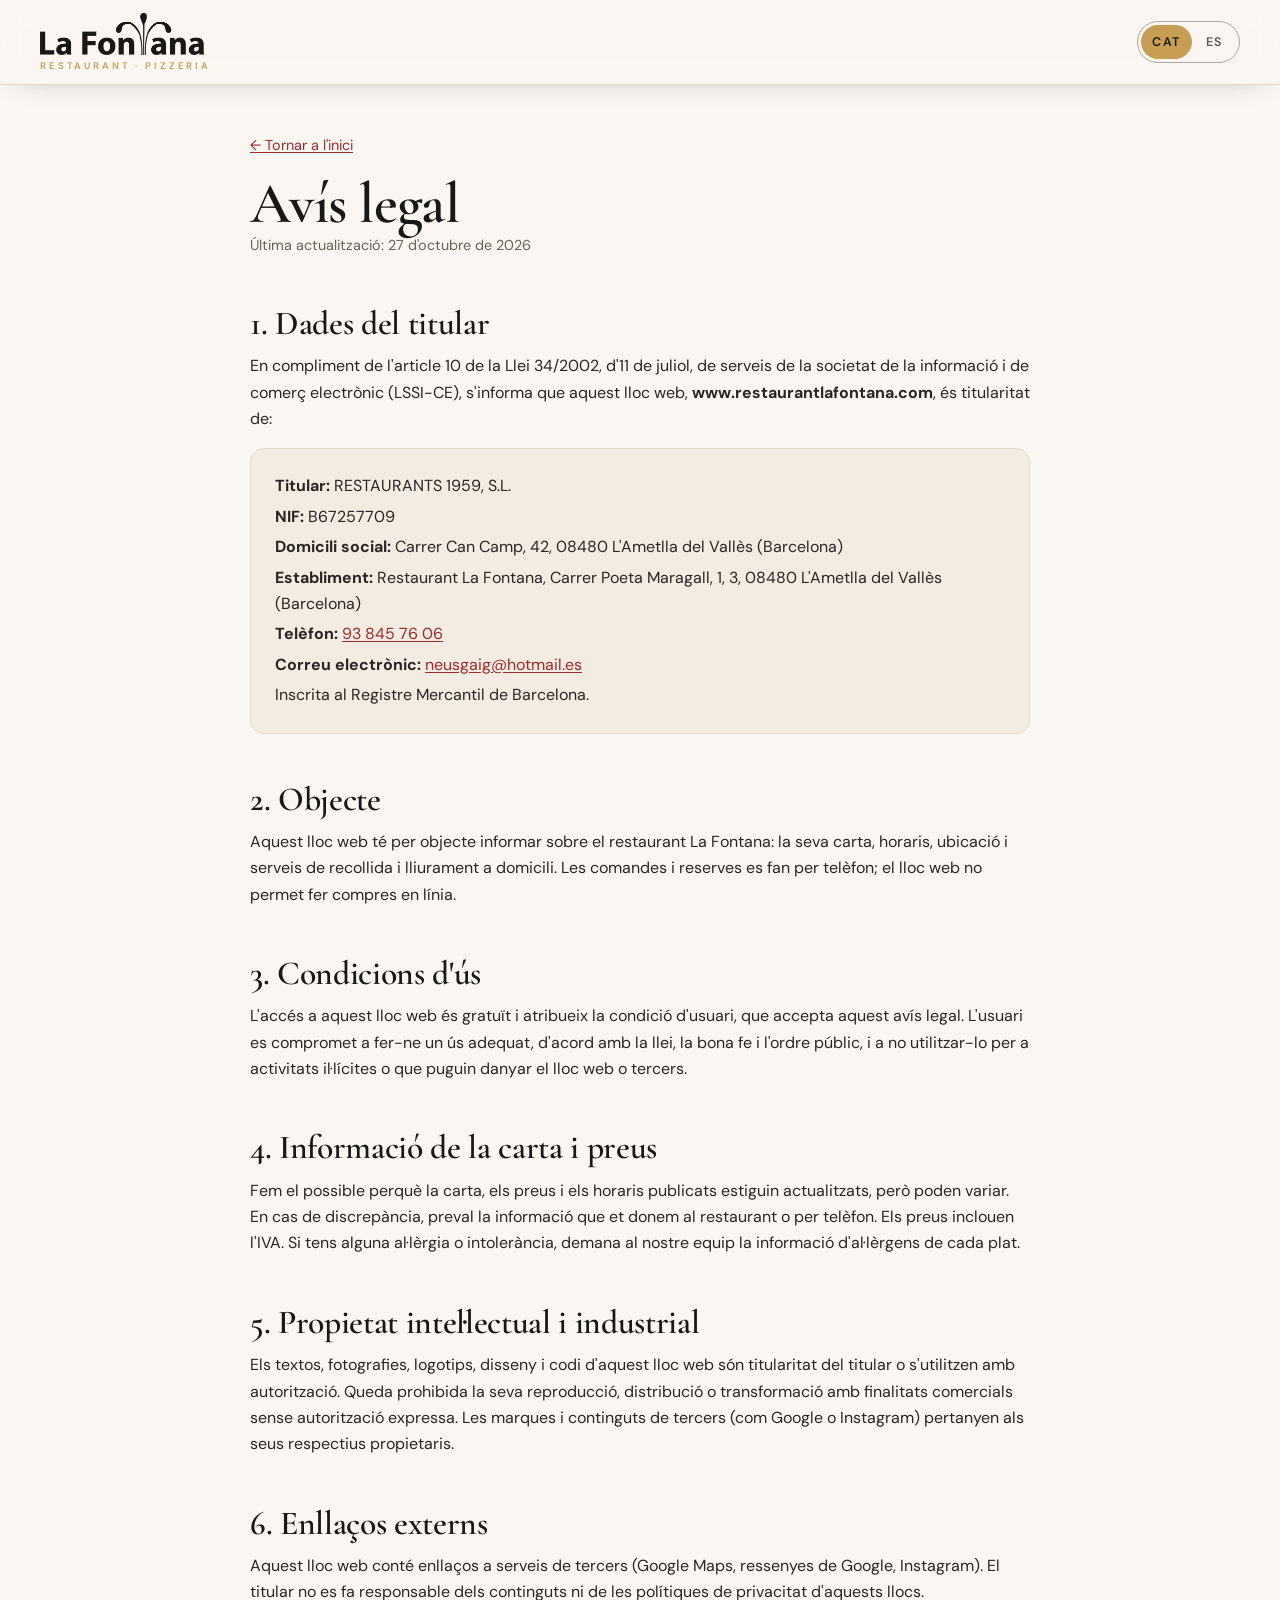
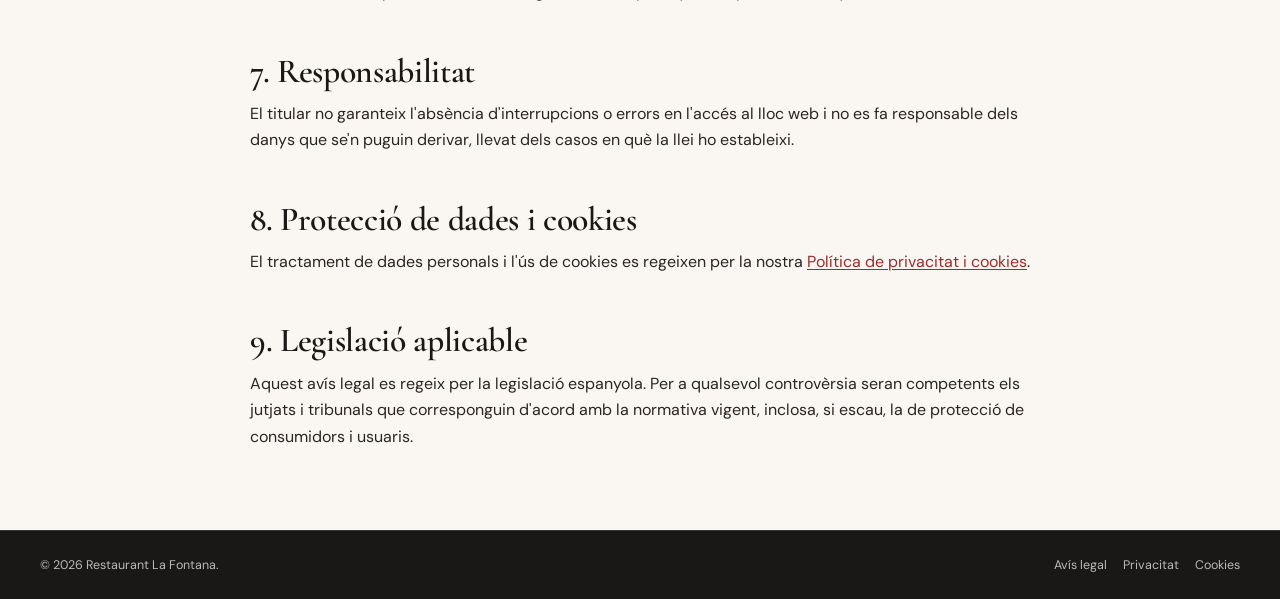
<file: avis-legal.html>
<!DOCTYPE html>
<html lang="ca" class="no-js">
<head>
  <meta charset="UTF-8">
  <meta name="viewport" content="width=device-width, initial-scale=1, viewport-fit=cover">
  <title>Avís legal · Restaurant La Fontana</title>
  <meta name="robots" content="noindex, follow">
  <meta name="theme-color" content="#1A1817">
  <link rel="canonical" href="https://www.restaurantlafontana.com/avis-legal.html">

  <link rel="icon" href="data:image/svg+xml,%3Csvg xmlns='http://www.w3.org/2000/svg' viewBox='0 0 64 64'%3E%3Crect width='64' height='64' rx='14' fill='%231A1817'/%3E%3Ctext x='32' y='44' font-family='Georgia,serif' font-style='italic' font-size='34' fill='%23C89D54' text-anchor='middle'%3EF%3C/text%3E%3C/svg%3E">

  <link rel="preconnect" href="https://fonts.googleapis.com">
  <link rel="preconnect" href="https://fonts.gstatic.com" crossorigin>
  <link rel="stylesheet" href="https://fonts.googleapis.com/css2?family=Cormorant+Garamond:ital,wght@0,500;0,600;0,700;1,500;1,600&family=DM+Sans:ital,opsz,wght@0,9..40,400;0,9..40,500;0,9..40,600;1,9..40,400&display=swap">
  <link rel="stylesheet" href="styles.css">

  <script>document.documentElement.classList.replace('no-js', 'js');</script>
</head>
<body class="legal-page">

  <header class="site-header is-scrolled">
    <nav class="nav container" aria-label="Principal">
      <a class="logo" href="index.html" aria-label="La Fontana, inici">
        <span class="logo__mark" aria-hidden="true"></span>
        <span class="logo__tag">Restaurant · Pizzeria</span>
      </a>
      <div class="lang-switch" role="group" aria-label="Idioma / Idioma">
        <button type="button" class="lang-switch__btn" data-lang="ca" aria-pressed="true">CAT</button>
        <button type="button" class="lang-switch__btn" data-lang="es" aria-pressed="false">ES</button>
      </div>
    </nav>
  </header>

  <main id="main" class="legal container">

    <!-- ============ CATALÀ ============ -->
    <article lang="ca" data-lang-content="ca" data-title="Avís legal · Restaurant La Fontana">
      <a class="legal__back" href="index.html">← Tornar a l'inici</a>
      <h1>Avís legal</h1>
      <p class="legal__updated">Última actualització: 27 d'octubre de 2026</p>

      <h2>1. Dades del titular</h2>
      <p>En compliment de l'article 10 de la Llei 34/2002, d'11 de juliol, de serveis de la societat de la informació i de comerç electrònic (LSSI-CE), s'informa que aquest lloc web, <strong>www.restaurantlafontana.com</strong>, és titularitat de:</p>
      <ul class="legal__data">
        <li><strong>Titular:</strong> RESTAURANTS 1959, S.L.</li>
        <li><strong>NIF:</strong> B67257709</li>
        <li><strong>Domicili social:</strong> Carrer Can Camp, 42, 08480 L'Ametlla del Vallès (Barcelona)</li>
        <li><strong>Establiment:</strong> Restaurant La Fontana, Carrer Poeta Maragall, 1, 3, 08480 L'Ametlla del Vallès (Barcelona)</li>
        <li><strong>Telèfon:</strong> <a href="tel:+34938457606">93 845 76 06</a></li>
        <li><strong>Correu electrònic:</strong> <a href="mailto:neusgaig@hotmail.es">neusgaig@hotmail.es</a></li>
        <li>Inscrita al Registre Mercantil de Barcelona.</li>
      </ul>

      <h2>2. Objecte</h2>
      <p>Aquest lloc web té per objecte informar sobre el restaurant La Fontana: la seva carta, horaris, ubicació i serveis de recollida i lliurament a domicili. Les comandes i reserves es fan per telèfon; el lloc web no permet fer compres en línia.</p>

      <h2>3. Condicions d'ús</h2>
      <p>L'accés a aquest lloc web és gratuït i atribueix la condició d'usuari, que accepta aquest avís legal. L'usuari es compromet a fer-ne un ús adequat, d'acord amb la llei, la bona fe i l'ordre públic, i a no utilitzar-lo per a activitats il·lícites o que puguin danyar el lloc web o tercers.</p>

      <h2>4. Informació de la carta i preus</h2>
      <p>Fem el possible perquè la carta, els preus i els horaris publicats estiguin actualitzats, però poden variar. En cas de discrepància, preval la informació que et donem al restaurant o per telèfon. Els preus inclouen l'IVA. Si tens alguna al·lèrgia o intolerància, demana al nostre equip la informació d'al·lèrgens de cada plat.</p>

      <h2>5. Propietat intel·lectual i industrial</h2>
      <p>Els textos, fotografies, logotips, disseny i codi d'aquest lloc web són titularitat del titular o s'utilitzen amb autorització. Queda prohibida la seva reproducció, distribució o transformació amb finalitats comercials sense autorització expressa. Les marques i continguts de tercers (com Google o Instagram) pertanyen als seus respectius propietaris.</p>

      <h2>6. Enllaços externs</h2>
      <p>Aquest lloc web conté enllaços a serveis de tercers (Google Maps, ressenyes de Google, Instagram). El titular no es fa responsable dels continguts ni de les polítiques de privacitat d'aquests llocs.</p>

      <h2>7. Responsabilitat</h2>
      <p>El titular no garanteix l'absència d'interrupcions o errors en l'accés al lloc web i no es fa responsable dels danys que se'n puguin derivar, llevat dels casos en què la llei ho estableixi.</p>

      <h2>8. Protecció de dades i cookies</h2>
      <p>El tractament de dades personals i l'ús de cookies es regeixen per la nostra <a href="privacitat.html">Política de privacitat i cookies</a>.</p>

      <h2>9. Legislació aplicable</h2>
      <p>Aquest avís legal es regeix per la legislació espanyola. Per a qualsevol controvèrsia seran competents els jutjats i tribunals que corresponguin d'acord amb la normativa vigent, inclosa, si escau, la de protecció de consumidors i usuaris.</p>
    </article>

    <!-- ============ CASTELLANO ============ -->
    <article lang="es" data-lang-content="es" data-title="Aviso legal · Restaurant La Fontana" hidden>
      <a class="legal__back" href="index.html">← Volver al inicio</a>
      <h1>Aviso legal</h1>
      <p class="legal__updated">Última actualización: 27 de octubre de 2026</p>

      <h2>1. Datos del titular</h2>
      <p>En cumplimiento del artículo 10 de la Ley 34/2002, de 11 de julio, de servicios de la sociedad de la información y de comercio electrónico (LSSI-CE), se informa de que este sitio web, <strong>www.restaurantlafontana.com</strong>, es titularidad de:</p>
      <ul class="legal__data">
        <li><strong>Titular:</strong> RESTAURANTS 1959, S.L.</li>
        <li><strong>NIF:</strong> B67257709</li>
        <li><strong>Domicilio social:</strong> Calle Can Camp, 42, 08480 L'Ametlla del Vallès (Barcelona)</li>
        <li><strong>Establecimiento:</strong> Restaurant La Fontana, Carrer Poeta Maragall, 1, 3, 08480 L'Ametlla del Vallès (Barcelona)</li>
        <li><strong>Teléfono:</strong> <a href="tel:+34938457606">93 845 76 06</a></li>
        <li><strong>Correo electrónico:</strong> <a href="mailto:neusgaig@hotmail.es">neusgaig@hotmail.es</a></li>
        <li>Inscrita en el Registro Mercantil de Barcelona.</li>
      </ul>

      <h2>2. Objeto</h2>
      <p>Este sitio web tiene por objeto informar sobre el restaurante La Fontana: su carta, horarios, ubicación y servicios de recogida y entrega a domicilio. Los pedidos y reservas se hacen por teléfono; el sitio web no permite realizar compras en línea.</p>

      <h2>3. Condiciones de uso</h2>
      <p>El acceso a este sitio web es gratuito y atribuye la condición de usuario, que acepta este aviso legal. El usuario se compromete a hacer un uso adecuado del mismo, conforme a la ley, la buena fe y el orden público, y a no utilizarlo para actividades ilícitas o que puedan dañar el sitio web o a terceros.</p>

      <h2>4. Información de la carta y precios</h2>
      <p>Hacemos lo posible para que la carta, los precios y los horarios publicados estén actualizados, pero pueden variar. En caso de discrepancia, prevalece la información que te damos en el restaurante o por teléfono. Los precios incluyen el IVA. Si tienes alguna alergia o intolerancia, pide a nuestro equipo la información de alérgenos de cada plato.</p>

      <h2>5. Propiedad intelectual e industrial</h2>
      <p>Los textos, fotografías, logotipos, diseño y código de este sitio web son titularidad del titular o se utilizan con autorización. Queda prohibida su reproducción, distribución o transformación con fines comerciales sin autorización expresa. Las marcas y contenidos de terceros (como Google o Instagram) pertenecen a sus respectivos propietarios.</p>

      <h2>6. Enlaces externos</h2>
      <p>Este sitio web contiene enlaces a servicios de terceros (Google Maps, reseñas de Google, Instagram). El titular no se hace responsable de los contenidos ni de las políticas de privacidad de dichos sitios.</p>

      <h2>7. Responsabilidad</h2>
      <p>El titular no garantiza la ausencia de interrupciones o errores en el acceso al sitio web y no se hace responsable de los daños que puedan derivarse, salvo en los casos en que la ley lo establezca.</p>

      <h2>8. Protección de datos y cookies</h2>
      <p>El tratamiento de datos personales y el uso de cookies se rigen por nuestra <a href="privacitat.html">Política de privacidad y cookies</a>.</p>

      <h2>9. Legislación aplicable</h2>
      <p>Este aviso legal se rige por la legislación española. Para cualquier controversia serán competentes los juzgados y tribunales que correspondan de acuerdo con la normativa vigente, incluida, en su caso, la de protección de consumidores y usuarios.</p>
    </article>

  </main>

  <footer class="site-footer site-footer--compact">
    <div class="container site-footer__bottom">
      <p>© <span data-year>2026</span> Restaurant La Fontana.</p>
      <ul class="legal-links">
        <li><a href="avis-legal.html" data-legal-label="Avís legal|Aviso legal">Avís legal</a></li>
        <li><a href="privacitat.html" data-legal-label="Privacitat|Privacidad">Privacitat</a></li>
        <li><a href="privacitat.html#cookies">Cookies</a></li>
      </ul>
    </div>
  </footer>

  <script src="legal.js" defer></script>
</body>
</html>
</file>
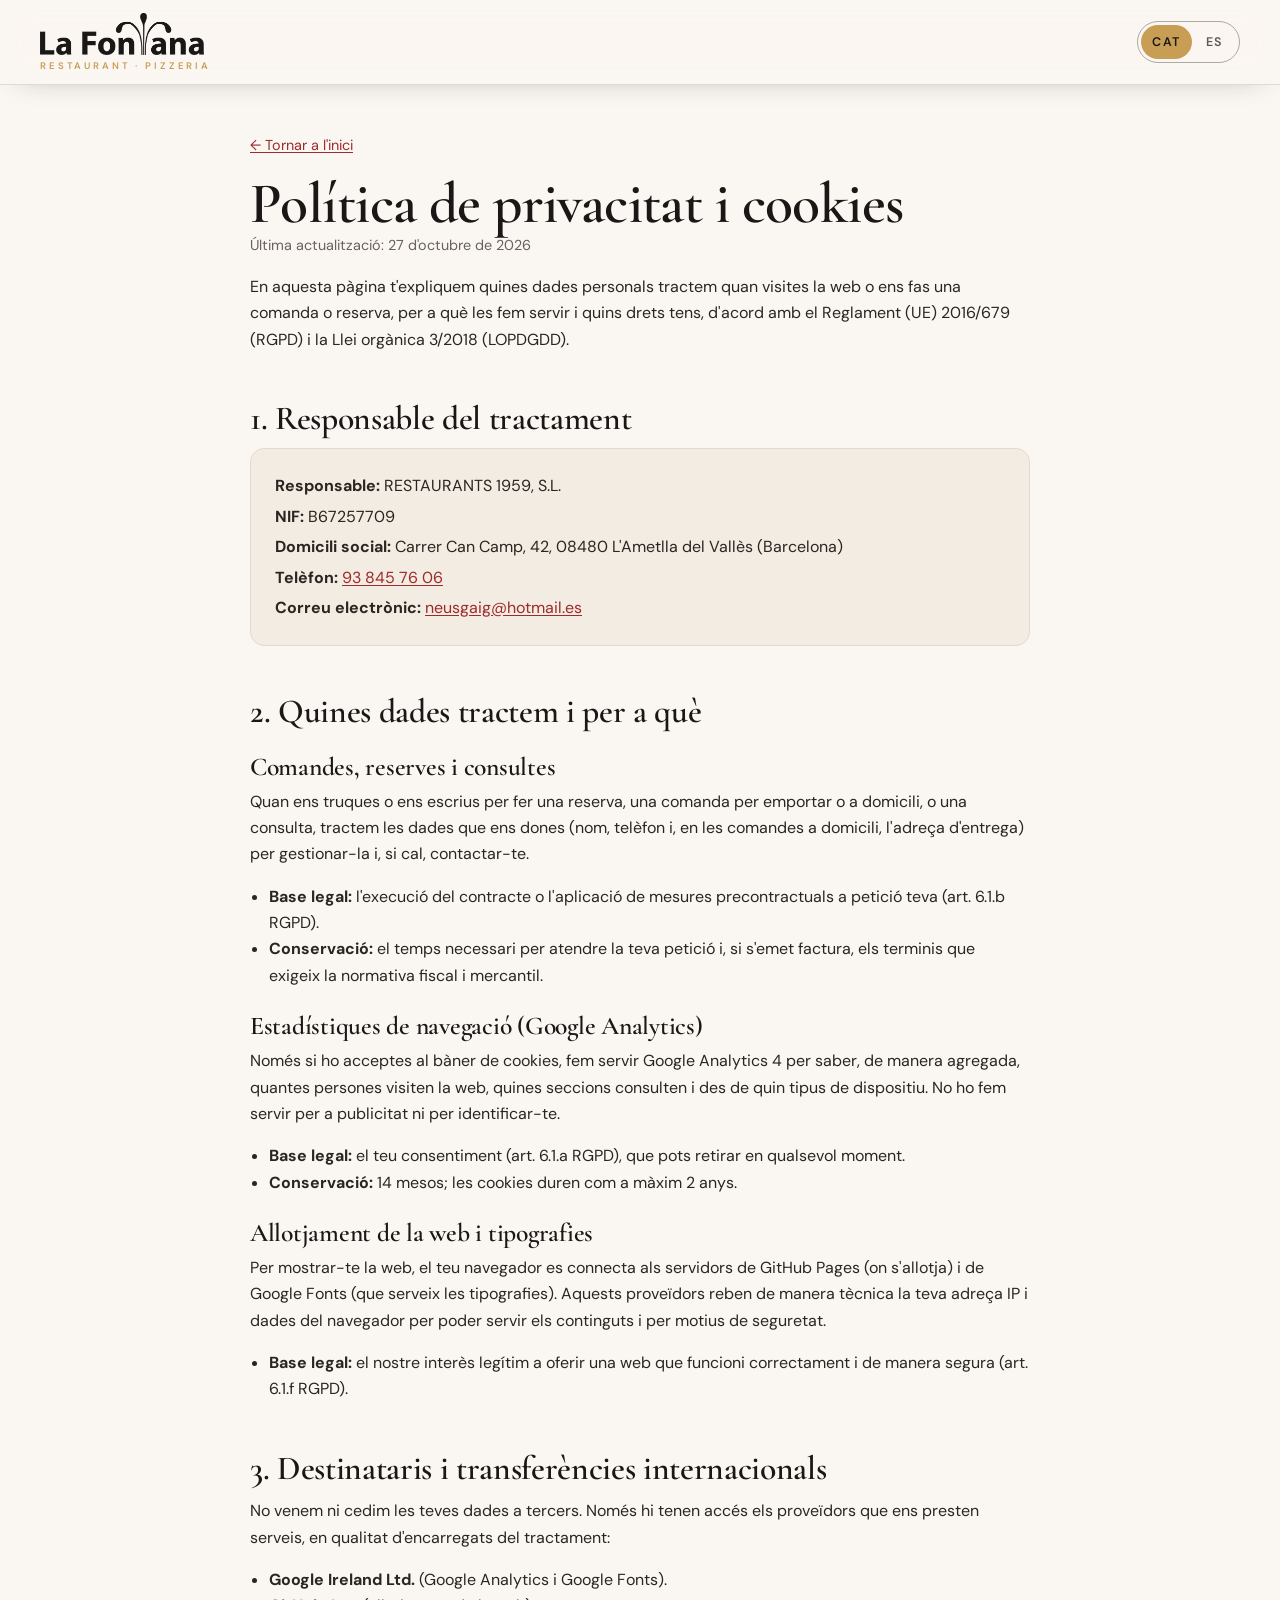
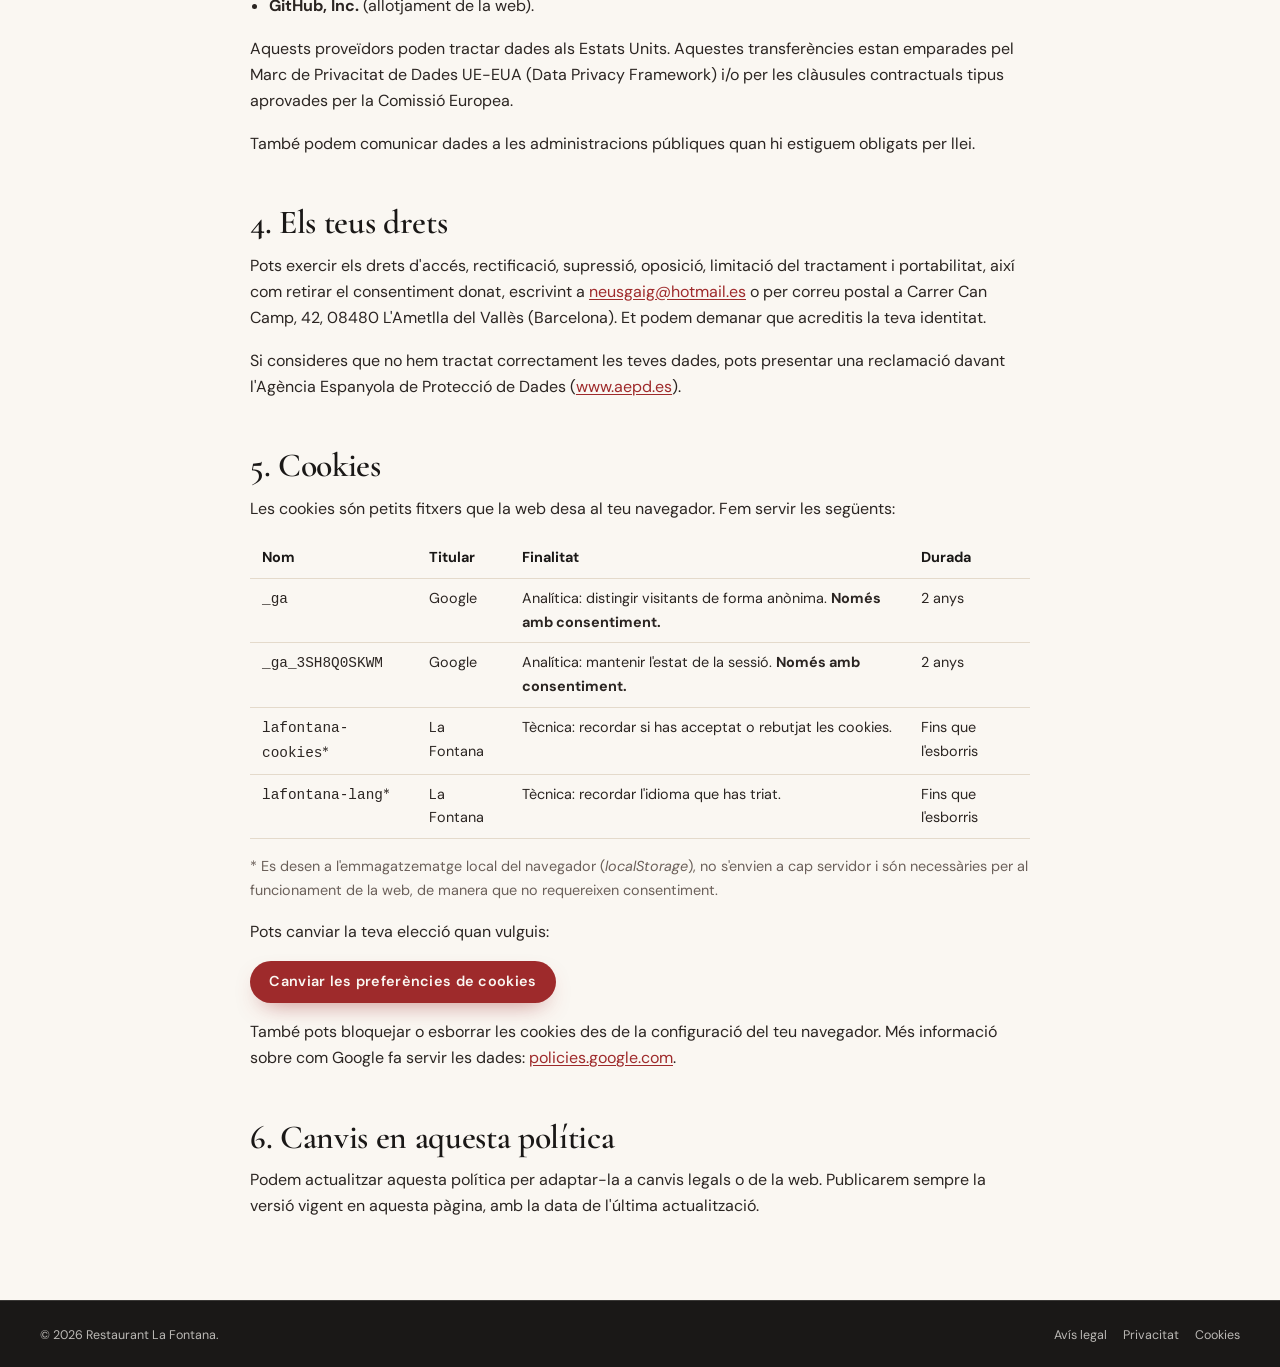
<file: privacitat.html>
<!DOCTYPE html>
<html lang="ca" class="no-js">
<head>
  <meta charset="UTF-8">
  <meta name="viewport" content="width=device-width, initial-scale=1, viewport-fit=cover">
  <title>Privacitat i cookies · Restaurant La Fontana</title>
  <meta name="robots" content="noindex, follow">
  <meta name="theme-color" content="#1A1817">
  <link rel="canonical" href="https://www.restaurantlafontana.com/privacitat.html">

  <link rel="icon" href="data:image/svg+xml,%3Csvg xmlns='http://www.w3.org/2000/svg' viewBox='0 0 64 64'%3E%3Crect width='64' height='64' rx='14' fill='%231A1817'/%3E%3Ctext x='32' y='44' font-family='Georgia,serif' font-style='italic' font-size='34' fill='%23C89D54' text-anchor='middle'%3EF%3C/text%3E%3C/svg%3E">

  <link rel="preconnect" href="https://fonts.googleapis.com">
  <link rel="preconnect" href="https://fonts.gstatic.com" crossorigin>
  <link rel="stylesheet" href="https://fonts.googleapis.com/css2?family=Cormorant+Garamond:ital,wght@0,500;0,600;0,700;1,500;1,600&family=DM+Sans:ital,opsz,wght@0,9..40,400;0,9..40,500;0,9..40,600;1,9..40,400&display=swap">
  <link rel="stylesheet" href="styles.css">

  <script>document.documentElement.classList.replace('no-js', 'js');</script>
</head>
<body class="legal-page">

  <header class="site-header is-scrolled">
    <nav class="nav container" aria-label="Principal">
      <a class="logo" href="index.html" aria-label="La Fontana, inici">
        <span class="logo__mark" aria-hidden="true"></span>
        <span class="logo__tag">Restaurant · Pizzeria</span>
      </a>
      <div class="lang-switch" role="group" aria-label="Idioma / Idioma">
        <button type="button" class="lang-switch__btn" data-lang="ca" aria-pressed="true">CAT</button>
        <button type="button" class="lang-switch__btn" data-lang="es" aria-pressed="false">ES</button>
      </div>
    </nav>
  </header>

  <main id="main" class="legal container">

    <!-- ============ CATALÀ ============ -->
    <article lang="ca" data-lang-content="ca" data-title="Privacitat i cookies · Restaurant La Fontana">
      <a class="legal__back" href="index.html">← Tornar a l'inici</a>
      <h1>Política de privacitat i cookies</h1>
      <p class="legal__updated">Última actualització: 27 d'octubre de 2026</p>

      <p>En aquesta pàgina t'expliquem quines dades personals tractem quan visites la web o ens fas una comanda o reserva, per a què les fem servir i quins drets tens, d'acord amb el Reglament (UE) 2016/679 (RGPD) i la Llei orgànica 3/2018 (LOPDGDD).</p>

      <h2>1. Responsable del tractament</h2>
      <ul class="legal__data">
        <li><strong>Responsable:</strong> RESTAURANTS 1959, S.L.</li>
        <li><strong>NIF:</strong> B67257709</li>
        <li><strong>Domicili social:</strong> Carrer Can Camp, 42, 08480 L'Ametlla del Vallès (Barcelona)</li>
        <li><strong>Telèfon:</strong> <a href="tel:+34938457606">93 845 76 06</a></li>
        <li><strong>Correu electrònic:</strong> <a href="mailto:neusgaig@hotmail.es">neusgaig@hotmail.es</a></li>
      </ul>

      <h2>2. Quines dades tractem i per a què</h2>

      <h3>Comandes, reserves i consultes</h3>
      <p>Quan ens truques o ens escrius per fer una reserva, una comanda per emportar o a domicili, o una consulta, tractem les dades que ens dones (nom, telèfon i, en les comandes a domicili, l'adreça d'entrega) per gestionar-la i, si cal, contactar-te.</p>
      <ul>
        <li><strong>Base legal:</strong> l'execució del contracte o l'aplicació de mesures precontractuals a petició teva (art. 6.1.b RGPD).</li>
        <li><strong>Conservació:</strong> el temps necessari per atendre la teva petició i, si s'emet factura, els terminis que exigeix la normativa fiscal i mercantil.</li>
      </ul>

      <h3>Estadístiques de navegació (Google Analytics)</h3>
      <p>Només si ho acceptes al bàner de cookies, fem servir Google Analytics 4 per saber, de manera agregada, quantes persones visiten la web, quines seccions consulten i des de quin tipus de dispositiu. No ho fem servir per a publicitat ni per identificar-te.</p>
      <ul>
        <li><strong>Base legal:</strong> el teu consentiment (art. 6.1.a RGPD), que pots retirar en qualsevol moment.</li>
        <li><strong>Conservació:</strong> 14 mesos; les cookies duren com a màxim 2 anys.</li>
      </ul>

      <h3>Allotjament de la web i tipografies</h3>
      <p>Per mostrar-te la web, el teu navegador es connecta als servidors de GitHub Pages (on s'allotja) i de Google Fonts (que serveix les tipografies). Aquests proveïdors reben de manera tècnica la teva adreça IP i dades del navegador per poder servir els continguts i per motius de seguretat.</p>
      <ul>
        <li><strong>Base legal:</strong> el nostre interès legítim a oferir una web que funcioni correctament i de manera segura (art. 6.1.f RGPD).</li>
      </ul>

      <h2>3. Destinataris i transferències internacionals</h2>
      <p>No venem ni cedim les teves dades a tercers. Només hi tenen accés els proveïdors que ens presten serveis, en qualitat d'encarregats del tractament:</p>
      <ul>
        <li><strong>Google Ireland Ltd.</strong> (Google Analytics i Google Fonts).</li>
        <li><strong>GitHub, Inc.</strong> (allotjament de la web).</li>
      </ul>
      <p>Aquests proveïdors poden tractar dades als Estats Units. Aquestes transferències estan emparades pel Marc de Privacitat de Dades UE-EUA (Data Privacy Framework) i/o per les clàusules contractuals tipus aprovades per la Comissió Europea.</p>
      <p>També podem comunicar dades a les administracions públiques quan hi estiguem obligats per llei.</p>

      <h2>4. Els teus drets</h2>
      <p>Pots exercir els drets d'accés, rectificació, supressió, oposició, limitació del tractament i portabilitat, així com retirar el consentiment donat, escrivint a <a href="mailto:neusgaig@hotmail.es">neusgaig@hotmail.es</a> o per correu postal a Carrer Can Camp, 42, 08480 L'Ametlla del Vallès (Barcelona). Et podem demanar que acreditis la teva identitat.</p>
      <p>Si consideres que no hem tractat correctament les teves dades, pots presentar una reclamació davant l'Agència Espanyola de Protecció de Dades (<a href="https://www.aepd.es" target="_blank" rel="noopener">www.aepd.es</a>).</p>

      <h2 id="cookies">5. Cookies</h2>
      <p>Les cookies són petits fitxers que la web desa al teu navegador. Fem servir les següents:</p>
      <div class="legal__table-wrap">
        <table class="legal__table">
          <thead>
            <tr><th>Nom</th><th>Titular</th><th>Finalitat</th><th>Durada</th></tr>
          </thead>
          <tbody>
            <tr><td><code>_ga</code></td><td>Google</td><td>Analítica: distingir visitants de forma anònima. <strong>Només amb consentiment.</strong></td><td>2 anys</td></tr>
            <tr><td><code>_ga_3SH8Q0SKWM</code></td><td>Google</td><td>Analítica: mantenir l'estat de la sessió. <strong>Només amb consentiment.</strong></td><td>2 anys</td></tr>
            <tr><td><code>lafontana-cookies</code>*</td><td>La Fontana</td><td>Tècnica: recordar si has acceptat o rebutjat les cookies.</td><td>Fins que l'esborris</td></tr>
            <tr><td><code>lafontana-lang</code>*</td><td>La Fontana</td><td>Tècnica: recordar l'idioma que has triat.</td><td>Fins que l'esborris</td></tr>
          </tbody>
        </table>
      </div>
      <p class="legal__note">* Es desen a l'emmagatzematge local del navegador (<em>localStorage</em>), no s'envien a cap servidor i són necessàries per al funcionament de la web, de manera que no requereixen consentiment.</p>
      <p>Pots canviar la teva elecció quan vulguis:</p>
      <p><a class="btn btn--primary btn--sm" href="index.html#cookies">Canviar les preferències de cookies</a></p>
      <p>També pots bloquejar o esborrar les cookies des de la configuració del teu navegador. Més informació sobre com Google fa servir les dades: <a href="https://policies.google.com/technologies/partner-sites" target="_blank" rel="noopener">policies.google.com</a>.</p>

      <h2>6. Canvis en aquesta política</h2>
      <p>Podem actualitzar aquesta política per adaptar-la a canvis legals o de la web. Publicarem sempre la versió vigent en aquesta pàgina, amb la data de l'última actualització.</p>
    </article>

    <!-- ============ CASTELLANO ============ -->
    <article lang="es" data-lang-content="es" data-title="Privacidad y cookies · Restaurant La Fontana" hidden>
      <a class="legal__back" href="index.html">← Volver al inicio</a>
      <h1>Política de privacidad y cookies</h1>
      <p class="legal__updated">Última actualización: 27 de octubre de 2026</p>

      <p>En esta página te explicamos qué datos personales tratamos cuando visitas la web o nos haces un pedido o reserva, para qué los usamos y qué derechos tienes, de acuerdo con el Reglamento (UE) 2016/679 (RGPD) y la Ley Orgánica 3/2018 (LOPDGDD).</p>

      <h2>1. Responsable del tratamiento</h2>
      <ul class="legal__data">
        <li><strong>Responsable:</strong> RESTAURANTS 1959, S.L.</li>
        <li><strong>NIF:</strong> B67257709</li>
        <li><strong>Domicilio social:</strong> Calle Can Camp, 42, 08480 L'Ametlla del Vallès (Barcelona)</li>
        <li><strong>Teléfono:</strong> <a href="tel:+34938457606">93 845 76 06</a></li>
        <li><strong>Correo electrónico:</strong> <a href="mailto:neusgaig@hotmail.es">neusgaig@hotmail.es</a></li>
      </ul>

      <h2>2. Qué datos tratamos y para qué</h2>

      <h3>Pedidos, reservas y consultas</h3>
      <p>Cuando nos llamas o nos escribes para hacer una reserva, un pedido para llevar o a domicilio, o una consulta, tratamos los datos que nos facilitas (nombre, teléfono y, en los pedidos a domicilio, la dirección de entrega) para gestionarla y, si es necesario, contactarte.</p>
      <ul>
        <li><strong>Base legal:</strong> la ejecución del contrato o la aplicación de medidas precontractuales a petición tuya (art. 6.1.b RGPD).</li>
        <li><strong>Conservación:</strong> el tiempo necesario para atender tu petición y, si se emite factura, los plazos que exige la normativa fiscal y mercantil.</li>
      </ul>

      <h3>Estadísticas de navegación (Google Analytics)</h3>
      <p>Solo si lo aceptas en el banner de cookies, usamos Google Analytics 4 para saber, de forma agregada, cuántas personas visitan la web, qué secciones consultan y desde qué tipo de dispositivo. No lo usamos para publicidad ni para identificarte.</p>
      <ul>
        <li><strong>Base legal:</strong> tu consentimiento (art. 6.1.a RGPD), que puedes retirar en cualquier momento.</li>
        <li><strong>Conservación:</strong> 14 meses; las cookies duran como máximo 2 años.</li>
      </ul>

      <h3>Alojamiento de la web y tipografías</h3>
      <p>Para mostrarte la web, tu navegador se conecta a los servidores de GitHub Pages (donde se aloja) y de Google Fonts (que sirve las tipografías). Estos proveedores reciben de forma técnica tu dirección IP y datos del navegador para poder servir los contenidos y por motivos de seguridad.</p>
      <ul>
        <li><strong>Base legal:</strong> nuestro interés legítimo en ofrecer una web que funcione correctamente y de forma segura (art. 6.1.f RGPD).</li>
      </ul>

      <h2>3. Destinatarios y transferencias internacionales</h2>
      <p>No vendemos ni cedemos tus datos a terceros. Solo tienen acceso a ellos los proveedores que nos prestan servicios, en calidad de encargados del tratamiento:</p>
      <ul>
        <li><strong>Google Ireland Ltd.</strong> (Google Analytics y Google Fonts).</li>
        <li><strong>GitHub, Inc.</strong> (alojamiento de la web).</li>
      </ul>
      <p>Estos proveedores pueden tratar datos en Estados Unidos. Estas transferencias están amparadas por el Marco de Privacidad de Datos UE-EE. UU. (Data Privacy Framework) y/o por las cláusulas contractuales tipo aprobadas por la Comisión Europea.</p>
      <p>También podemos comunicar datos a las administraciones públicas cuando estemos obligados por ley.</p>

      <h2>4. Tus derechos</h2>
      <p>Puedes ejercer los derechos de acceso, rectificación, supresión, oposición, limitación del tratamiento y portabilidad, así como retirar el consentimiento prestado, escribiendo a <a href="mailto:neusgaig@hotmail.es">neusgaig@hotmail.es</a> o por correo postal a Calle Can Camp, 42, 08480 L'Ametlla del Vallès (Barcelona). Podemos pedirte que acredites tu identidad.</p>
      <p>Si consideras que no hemos tratado correctamente tus datos, puedes presentar una reclamación ante la Agencia Española de Protección de Datos (<a href="https://www.aepd.es" target="_blank" rel="noopener">www.aepd.es</a>).</p>

      <h2 id="cookies-es">5. Cookies</h2>
      <p>Las cookies son pequeños archivos que la web guarda en tu navegador. Usamos las siguientes:</p>
      <div class="legal__table-wrap">
        <table class="legal__table">
          <thead>
            <tr><th>Nombre</th><th>Titular</th><th>Finalidad</th><th>Duración</th></tr>
          </thead>
          <tbody>
            <tr><td><code>_ga</code></td><td>Google</td><td>Analítica: distinguir visitantes de forma anónima. <strong>Solo con consentimiento.</strong></td><td>2 años</td></tr>
            <tr><td><code>_ga_3SH8Q0SKWM</code></td><td>Google</td><td>Analítica: mantener el estado de la sesión. <strong>Solo con consentimiento.</strong></td><td>2 años</td></tr>
            <tr><td><code>lafontana-cookies</code>*</td><td>La Fontana</td><td>Técnica: recordar si has aceptado o rechazado las cookies.</td><td>Hasta que la borres</td></tr>
            <tr><td><code>lafontana-lang</code>*</td><td>La Fontana</td><td>Técnica: recordar el idioma que has elegido.</td><td>Hasta que la borres</td></tr>
          </tbody>
        </table>
      </div>
      <p class="legal__note">* Se guardan en el almacenamiento local del navegador (<em>localStorage</em>), no se envían a ningún servidor y son necesarias para el funcionamiento de la web, por lo que no requieren consentimiento.</p>
      <p>Puedes cambiar tu elección cuando quieras:</p>
      <p><a class="btn btn--primary btn--sm" href="index.html#cookies">Cambiar las preferencias de cookies</a></p>
      <p>También puedes bloquear o borrar las cookies desde la configuración de tu navegador. Más información sobre cómo usa Google los datos: <a href="https://policies.google.com/technologies/partner-sites" target="_blank" rel="noopener">policies.google.com</a>.</p>

      <h2>6. Cambios en esta política</h2>
      <p>Podemos actualizar esta política para adaptarla a cambios legales o de la web. Publicaremos siempre la versión vigente en esta página, con la fecha de la última actualización.</p>
    </article>

  </main>

  <footer class="site-footer site-footer--compact">
    <div class="container site-footer__bottom">
      <p>© <span data-year>2026</span> Restaurant La Fontana.</p>
      <ul class="legal-links">
        <li><a href="avis-legal.html" data-legal-label="Avís legal|Aviso legal">Avís legal</a></li>
        <li><a href="privacitat.html" data-legal-label="Privacitat|Privacidad">Privacitat</a></li>
        <li><a href="privacitat.html#cookies">Cookies</a></li>
      </ul>
    </div>
  </footer>

  <script src="legal.js" defer></script>
</body>
</html>
</file>
<file: styles.css>
/* =========================================================
   Restaurant La Fontana — styles.css
   Mobile-first · Custom properties · No dependencies
   ========================================================= */

/* ---------- 1. Tokens ---------- */
:root {
  /* Colors */
  --c-flour: #FAF7F2;          /* main background */
  --c-flour-deep: #F2ECE2;     /* alt band */
  --c-espresso: #1A1817;       /* dark sections, footer */
  --c-espresso-soft: #2A2624;
  --c-pomodoro: #9E2A2B;       /* primary accent */
  --c-pomodoro-dark: #84211F;
  --c-basil: #2D4739;          /* secondary accent, veg tags */
  --c-olive-gold: #C89D54;     /* details, prices */
  --c-ink: #2B2522;            /* body text */
  --c-ink-soft: #6B605A;       /* secondary text */
  --c-line: #E4DACB;           /* hairlines on cream */
  --c-line-dark: rgba(250, 247, 242, .14);
  --c-white: #FFFFFF;

  /* Type */
  --f-display: "Cormorant Garamond", "Cormorant", Georgia, "Times New Roman", serif;
  --f-body: "DM Sans", system-ui, -apple-system, "Segoe UI", Roboto, sans-serif;

  --fs-xs: .78rem;
  --fs-sm: .9rem;
  --fs-base: 1rem;
  --fs-md: 1.125rem;
  --fs-lg: clamp(1.35rem, 1.1rem + 1vw, 1.6rem);
  --fs-xl: clamp(1.6rem, 1.3rem + 1.4vw, 2.1rem);
  --fs-2xl: clamp(2.2rem, 1.6rem + 3vw, 3.6rem);
  --fs-hero: clamp(2.7rem, 1.6rem + 5.4vw, 5.6rem);

  /* Spacing */
  --sp-1: .25rem;
  --sp-2: .5rem;
  --sp-3: .75rem;
  --sp-4: 1rem;
  --sp-5: 1.5rem;
  --sp-6: 2rem;
  --sp-7: 3rem;
  --sp-8: 4rem;
  --sp-section: clamp(4rem, 3rem + 5vw, 7.5rem);

  /* Shape & motion */
  --radius-sm: 6px;
  --radius: 14px;
  --radius-lg: 22px;
  --radius-pill: 999px;
  --shadow-soft: 0 18px 40px -22px rgba(26, 24, 23, .35);
  --shadow-lift: 0 30px 60px -30px rgba(26, 24, 23, .5);
  --ease: cubic-bezier(.22, .61, .36, 1);
  --dur: .35s;

  --header-h: 72px;
  --container: 1200px;
  --gutter: max(20px, env(safe-area-inset-left, 0px));
  --gutter-r: max(20px, env(safe-area-inset-right, 0px));

  color-scheme: light;
}

/* ---------- 2. Base ---------- */
*,
*::before,
*::after { box-sizing: border-box; }

html {
  -webkit-text-size-adjust: 100%;
  scroll-padding-top: calc(var(--header-h) + 12px);
}

body {
  margin: 0;
  font-family: var(--f-body);
  font-size: var(--fs-base);
  line-height: 1.65;
  color: var(--c-ink);
  background: var(--c-flour);
  -webkit-font-smoothing: antialiased;
  text-rendering: optimizeLegibility;
  overflow-x: hidden;
}

body.nav-open { overflow: hidden; }

img { display: block; max-width: 100%; height: auto; }

a { color: inherit; text-decoration: none; }

button { font: inherit; color: inherit; cursor: pointer; }

h1, h2, h3, h4 {
  margin: 0;
  font-family: var(--f-display);
  font-weight: 600;
  line-height: 1.05;
  letter-spacing: -.01em;
  text-wrap: balance;
}

h1 em, h2 em { font-style: italic; font-weight: 500; color: var(--c-pomodoro); }

p { margin: 0; }

address { font-style: normal; }

:focus-visible {
  outline: 2px solid var(--c-olive-gold);
  outline-offset: 3px;
  border-radius: 4px;
}

::selection { background: var(--c-olive-gold); color: var(--c-espresso); }

.sprite { position: absolute; width: 0; height: 0; overflow: hidden; }

.icon {
  width: 1.1em;
  height: 1.1em;
  flex-shrink: 0;
  fill: none;
  stroke: currentColor;
  stroke-width: 1.8;
  stroke-linecap: round;
  stroke-linejoin: round;
}
.icon--lg { width: 1.7em; height: 1.7em; }

.visually-hidden {
  position: absolute !important;
  width: 1px; height: 1px;
  padding: 0; margin: -1px;
  overflow: hidden; clip: rect(0 0 0 0);
  white-space: nowrap; border: 0;
}

.skip-link {
  position: absolute;
  left: var(--sp-4);
  top: -100px;
  z-index: 200;
  padding: var(--sp-2) var(--sp-4);
  background: var(--c-espresso);
  color: var(--c-flour);
  border-radius: var(--radius-sm);
}
.skip-link:focus { top: var(--sp-4); }

/* ---------- 3. Layout helpers ---------- */
.container {
  width: 100%;
  max-width: calc(var(--container) + var(--gutter) + var(--gutter-r));
  margin-inline: auto;
  padding-left: var(--gutter);
  padding-right: var(--gutter-r);
}

.section { padding-block: var(--sp-section); }

.section-head {
  display: grid;
  gap: var(--sp-4);
  margin-bottom: var(--sp-7);
  max-width: 44rem;
}

.section-head--split {
  max-width: none;
  align-items: end;
}

.section-title { font-size: var(--fs-2xl); color: var(--c-espresso); }

.section-lead {
  font-size: var(--fs-md);
  color: var(--c-ink-soft);
  max-width: 38rem;
}

.eyebrow {
  display: inline-flex;
  align-items: center;
  gap: var(--sp-3);
  font-size: var(--fs-xs);
  font-weight: 600;
  letter-spacing: .2em;
  text-transform: uppercase;
  color: var(--c-pomodoro);
}
.eyebrow::before {
  content: "";
  width: 28px;
  height: 1px;
  background: var(--c-olive-gold);
}
.eyebrow--light { color: var(--c-olive-gold); }
.eyebrow--gold { color: var(--c-olive-gold); }

/* ---------- 4. Buttons ---------- */
.btn {
  display: inline-flex;
  align-items: center;
  justify-content: center;
  gap: var(--sp-2);
  min-height: 48px;
  padding: .8rem 1.5rem;
  border: 1px solid transparent;
  border-radius: var(--radius-pill);
  font-size: var(--fs-sm);
  font-weight: 600;
  letter-spacing: .02em;
  line-height: 1.2;
  white-space: nowrap;
  transition: background-color var(--dur) var(--ease), color var(--dur) var(--ease),
              border-color var(--dur) var(--ease), transform var(--dur) var(--ease),
              box-shadow var(--dur) var(--ease);
}
.btn:hover { transform: translateY(-2px); }
.btn:active { transform: translateY(0); }

.btn--primary {
  background: var(--c-pomodoro);
  color: var(--c-flour);
  box-shadow: 0 10px 24px -12px rgba(158, 42, 43, .7);
}
.btn--primary:hover { background: var(--c-pomodoro-dark); }

.btn--ghost-light {
  color: var(--c-flour);
  border-color: rgba(250, 247, 242, .5);
  background: rgba(250, 247, 242, .06);
  backdrop-filter: blur(6px);
  -webkit-backdrop-filter: blur(6px);
}
.btn--ghost-light:hover { background: var(--c-flour); color: var(--c-espresso); }

.btn--outline {
  color: var(--c-espresso);
  border-color: var(--c-espresso);
  background: transparent;
}
.btn--outline:hover { background: var(--c-espresso); color: var(--c-flour); }

.btn--sm { min-height: 42px; padding: .6rem 1.15rem; }
.btn--lg { min-height: 56px; padding: 1rem 1.75rem; font-size: var(--fs-base); }

.btn--light {
  background: var(--c-flour);
  color: var(--c-pomodoro);
  box-shadow: 0 12px 26px -14px rgba(26, 24, 23, .6);
}
.btn--light:hover { background: var(--c-white); color: var(--c-pomodoro-dark); }

.link-arrow {
  display: inline-flex;
  align-items: center;
  gap: var(--sp-2);
  font-weight: 500;
  color: var(--c-espresso);
  border-bottom: 1px solid var(--c-olive-gold);
  padding-bottom: 2px;
  justify-self: start;
  transition: color var(--dur) var(--ease);
}
.link-arrow:hover { color: var(--c-pomodoro); }

/* ---------- 5. Header / Nav ---------- */
.site-header {
  position: fixed;
  inset: 0 0 auto;
  z-index: 100;
  padding-top: env(safe-area-inset-top, 0px);
  color: var(--c-flour);
  transition: background-color var(--dur) var(--ease), color var(--dur) var(--ease),
              box-shadow var(--dur) var(--ease), backdrop-filter var(--dur) var(--ease);
}

.site-header.is-scrolled {
  color: var(--c-espresso);
  background: rgba(250, 247, 242, .78);
  backdrop-filter: saturate(160%) blur(16px);
  -webkit-backdrop-filter: saturate(160%) blur(16px);
  box-shadow: 0 1px 0 var(--c-line), 0 10px 30px -20px rgba(26, 24, 23, .4);
}

.nav {
  height: var(--header-h);
  display: flex;
  align-items: center;
  justify-content: space-between;
  gap: var(--sp-5);
}

.logo {
  display: inline-flex;
  flex-direction: column;
  line-height: 1;
  position: relative;
  z-index: 2;
}
.logo__mark {
  /* logo oficial com a màscara: pren el color del text (clar sobre el hero, fosc amb scroll) */
  display: block;
  width: var(--logo-w, 136px);
  aspect-ratio: 640 / 164;
  background-color: currentColor;
  -webkit-mask: url("img/logo.png") center / contain no-repeat;
  mask: url("img/logo.png") center / contain no-repeat;
}
.logo__tag {
  /* lema en text, ajustat a l'amplada del logo */
  margin-top: calc(var(--logo-w, 136px) * .045);
  font-size: calc(var(--logo-w, 136px) * .058);
  font-weight: 600;
  letter-spacing: .3em;
  margin-right: -.3em;
  text-transform: uppercase;
  white-space: nowrap;
  color: var(--c-olive-gold);
}
.logo--lg { --logo-w: 200px; }

/* Mobile panel */
.nav__panel {
  position: fixed;
  inset: 0;
  z-index: 1;
  display: flex;
  flex-direction: column;
  justify-content: center;
  gap: var(--sp-7);
  padding: calc(var(--header-h) + env(safe-area-inset-top, 0px)) var(--gutter-r) calc(var(--sp-6) + env(safe-area-inset-bottom, 0px)) var(--gutter);
  background: var(--c-espresso);
  color: var(--c-flour);
  opacity: 0;
  visibility: hidden;
  transform: translateY(-12px);
  transition: opacity var(--dur) var(--ease), transform var(--dur) var(--ease), visibility 0s linear var(--dur);
}
.nav-open .nav__panel {
  opacity: 1;
  visibility: visible;
  transform: none;
  transition: opacity var(--dur) var(--ease), transform var(--dur) var(--ease);
}

.nav__links {
  list-style: none;
  margin: 0;
  padding: 0;
  display: grid;
  gap: var(--sp-2);
}
.nav__links a {
  display: block;
  padding-block: var(--sp-2);
  font-family: var(--f-display);
  font-size: 2.3rem;
  font-weight: 500;
  line-height: 1.1;
  transition: color var(--dur) var(--ease), transform var(--dur) var(--ease);
}
.nav__links a:hover,
.nav__links a.is-active { color: var(--c-olive-gold); }

.nav__links .nav__delivery {
  display: inline-flex;
  align-items: center;
  gap: var(--sp-3);
  color: var(--c-olive-gold);
}
.nav__links .nav__delivery .icon { width: .8em; height: .8em; }

.nav__actions {
  display: flex;
  flex-wrap: wrap;
  align-items: center;
  gap: var(--sp-4);
}

.lang-switch {
  display: inline-flex;
  padding: 3px;
  border: 1px solid currentColor;
  border-radius: var(--radius-pill);
  border-color: color-mix(in srgb, currentColor 35%, transparent);
}
.lang-switch__btn {
  min-width: 44px;
  min-height: 34px;
  padding: 0 .7rem;
  border: 0;
  border-radius: var(--radius-pill);
  background: transparent;
  font-size: var(--fs-xs);
  font-weight: 600;
  letter-spacing: .12em;
  opacity: .7;
  transition: background-color var(--dur) var(--ease), color var(--dur) var(--ease), opacity var(--dur) var(--ease);
}
.lang-switch__btn:hover { opacity: 1; }
.lang-switch__btn[aria-pressed="true"] {
  background: var(--c-olive-gold);
  color: var(--c-espresso);
  opacity: 1;
}

/* Burger */
.burger {
  position: relative;
  z-index: 2;
  width: 46px;
  height: 46px;
  display: grid;
  place-content: center;
  gap: 6px;
  padding: 0;
  border: 0;
  background: transparent;
}
.burger__line {
  display: block;
  width: 24px;
  height: 1.5px;
  background: currentColor;
  border-radius: 2px;
  transition: transform var(--dur) var(--ease), opacity var(--dur) var(--ease), width var(--dur) var(--ease);
}
.burger__line:nth-child(2) { width: 16px; justify-self: end; }
.nav-open .burger__line:nth-child(1) { transform: translateY(7.5px) rotate(45deg); }
.nav-open .burger__line:nth-child(2) { opacity: 0; width: 0; }
.nav-open .burger__line:nth-child(3) { transform: translateY(-7.5px) rotate(-45deg); }

.nav-open .site-header { color: var(--c-flour); background: transparent; box-shadow: none; backdrop-filter: none; -webkit-backdrop-filter: none; }

/* ---------- 6. Hero ---------- */
.hero {
  position: relative;
  min-height: min(100svh, 940px);
  display: flex;
  align-items: flex-end;
  color: var(--c-flour);
  background: var(--c-espresso);
  overflow: hidden;
  isolation: isolate;
}
.hero__bg {
  position: absolute;
  inset: 0;
  width: 100%;
  height: 100%;
  object-fit: cover;
  object-position: center 60%;
  z-index: -2;
  transform: scale(1.06);
  animation: hero-zoom 14s var(--ease) forwards;
}
.hero__overlay {
  position: absolute;
  inset: 0;
  z-index: -1;
  background:
    linear-gradient(90deg, rgba(26, 24, 23, .72) 0%, rgba(26, 24, 23, .45) 45%, rgba(26, 24, 23, 0) 75%),
    linear-gradient(180deg, rgba(26, 24, 23, .55) 0%, rgba(26, 24, 23, .15) 35%, rgba(26, 24, 23, .85) 100%),
    radial-gradient(120% 80% at 20% 100%, rgba(26, 24, 23, .6), transparent 60%);
}
.hero__content {
  display: grid;
  gap: var(--sp-5);
  padding-top: calc(var(--header-h) + var(--sp-8));
  padding-bottom: calc(var(--sp-8) + env(safe-area-inset-bottom, 0px));
}
.hero__title {
  font-size: var(--fs-hero);
  font-weight: 600;
  max-width: 13ch;
  line-height: .98;
}
.hero__title em { color: var(--c-olive-gold); display: inline-block; }
.hero__lead {
  font-size: var(--fs-md);
  max-width: 36rem;
  color: rgba(250, 247, 242, .86);
}
.hero__actions {
  display: flex;
  flex-wrap: wrap;
  gap: var(--sp-3);
  margin-top: var(--sp-2);
}
.hero__content > * { animation: rise .9s var(--ease) both; }
.hero__content > :nth-child(2) { animation-delay: .1s; }
.hero__content > :nth-child(3) { animation-delay: .2s; }
.hero__content > :nth-child(4) { animation-delay: .3s; }
.hero__content > :nth-child(5) { animation-delay: .4s; }

.hero__delivery {
  display: inline-flex;
  align-items: center;
  gap: var(--sp-4);
  justify-self: start;
  max-width: 100%;
  margin-top: var(--sp-2);
  padding: var(--sp-3) var(--sp-5) var(--sp-3) var(--sp-3);
  border-radius: var(--radius);
  background: rgba(26, 24, 23, .55);
  border: 1px solid rgba(200, 157, 84, .55);
  backdrop-filter: blur(8px);
  -webkit-backdrop-filter: blur(8px);
  line-height: 1.35;
  transition: background-color var(--dur) var(--ease), border-color var(--dur) var(--ease);
}
.hero__delivery:hover { background: rgba(26, 24, 23, .75); border-color: var(--c-olive-gold); }
.hero__delivery > span:nth-child(2) { display: grid; min-width: 0; }
.hero__delivery strong { font-size: var(--fs-base); font-weight: 600; color: var(--c-flour); }
.hero__delivery > span:nth-child(2) > span { font-size: var(--fs-sm); color: rgba(250, 247, 242, .8); }
.hero__delivery-icon {
  display: grid;
  place-items: center;
  flex-shrink: 0;
  width: 44px;
  height: 44px;
  border-radius: var(--radius-sm);
  background: var(--c-olive-gold);
  color: var(--c-espresso);
}
.hero__delivery-icon .icon { width: 22px; height: 22px; }
.hero__delivery > .icon { color: var(--c-olive-gold); }

.status-chip {
  display: inline-flex;
  align-items: center;
  gap: var(--sp-2);
  justify-self: start;
  font-size: var(--fs-sm);
  color: rgba(250, 247, 242, .85);
}
.status-chip:empty { display: none; }
.status-chip::before {
  content: "";
  width: 8px;
  height: 8px;
  border-radius: 50%;
  background: #8A8079;
}
.status-chip.is-open::before {
  background: #6FBF73;
  box-shadow: 0 0 0 0 rgba(111, 191, 115, .6);
  animation: pulse 2.2s infinite;
}

/* ---------- 7. Story ---------- */
.story__grid {
  display: grid;
  gap: var(--sp-8);
  align-items: center;
}
.story__text {
  display: grid;
  gap: var(--sp-4);
  min-width: 0;
}
.story__text > p:not(.eyebrow) { color: var(--c-ink-soft); max-width: 36rem; }
.story__text .section-title { margin-bottom: var(--sp-2); }

.pillars {
  list-style: none;
  margin: var(--sp-5) 0 0;
  padding: var(--sp-5) 0 0;
  border-top: 1px solid var(--c-line);
  display: grid;
  gap: var(--sp-5);
}
.pillar { display: grid; gap: 2px; }
.pillar__kicker {
  font-family: var(--f-display);
  font-style: italic;
  font-size: var(--fs-md);
  color: var(--c-olive-gold);
}
.pillar strong { font-weight: 600; color: var(--c-espresso); }
.pillar span:last-child { font-size: var(--fs-sm); color: var(--c-ink-soft); }

.story__media {
  position: relative;
  aspect-ratio: 4 / 4.3;
  max-width: 100%;
  margin-inline: auto;
  width: min(100%, 560px);
}
.story__img {
  position: absolute;
  margin: 0;
  overflow: hidden;
  border-radius: var(--radius-lg);
  box-shadow: var(--shadow-lift);
}
.story__img img { width: 100%; height: 100%; object-fit: cover; }
.story__img--back { inset: 0 18% 14% 0; }
.story__img--front {
  right: 0;
  bottom: 0;
  width: 52%;
  aspect-ratio: 1;
  border: 6px solid var(--c-flour);
}
.story__badge {
  position: absolute;
  left: -4px;
  bottom: 4%;
  display: grid;
  gap: 2px;
  padding: var(--sp-3) var(--sp-4);
  background: var(--c-espresso);
  color: var(--c-flour);
  border-radius: var(--radius);
  box-shadow: var(--shadow-soft);
  max-width: 45%;
}
.story__badge-num {
  font-family: var(--f-display);
  font-style: italic;
  font-size: 1.35rem;
  line-height: 1.1;
  color: var(--c-olive-gold);
}
.story__badge-label { font-size: var(--fs-xs); letter-spacing: .04em; }

/* ---------- 7b. Delivery / take away ---------- */
.delivery {
  position: relative;
  background: var(--c-pomodoro);
  color: var(--c-flour);
  overflow: hidden;
  isolation: isolate;
}
.delivery::after {
  /* faint oversized phone digits as texture */
  content: "93 845 76 06";
  position: absolute;
  right: -2%;
  bottom: -.18em;
  z-index: -1;
  font-family: var(--f-display);
  font-style: italic;
  font-weight: 600;
  font-size: clamp(5rem, 16vw, 15rem);
  line-height: 1;
  white-space: nowrap;
  color: rgba(250, 247, 242, .06);
  pointer-events: none;
}
.delivery__grid {
  display: grid;
  gap: var(--sp-7);
  align-items: center;
}
.delivery__intro { display: grid; gap: var(--sp-5); min-width: 0; }
.delivery .section-title { color: var(--c-flour); }
.delivery .section-title em { color: var(--c-olive-gold); }
.delivery__lead {
  font-size: var(--fs-md);
  line-height: 1.6;
  max-width: 34rem;
  color: rgba(250, 247, 242, .92);
}

.delivery__phone { display: grid; gap: var(--sp-1); }
.delivery__phone-label {
  font-size: var(--fs-sm);
  font-weight: 600;
  letter-spacing: .14em;
  text-transform: uppercase;
  color: var(--c-olive-gold);
}
.delivery__number {
  justify-self: start;
  font-family: var(--f-display);
  font-weight: 700;
  font-size: clamp(2.6rem, 2rem + 3.5vw, 4.4rem);
  line-height: 1;
  letter-spacing: .01em;
  font-variant-numeric: tabular-nums lining-nums;
  color: var(--c-flour);
  user-select: all;
  -webkit-user-select: all;
  border-bottom: 2px solid rgba(250, 247, 242, .35);
  padding-bottom: 4px;
  transition: border-color var(--dur) var(--ease);
}
.delivery__number:hover { border-bottom-color: var(--c-olive-gold); }

.delivery__actions { display: flex; flex-wrap: wrap; gap: var(--sp-3); }
.delivery__actions .btn--ghost-light.is-copied { background: var(--c-flour); color: var(--c-basil); border-color: var(--c-flour); }

.delivery__hours {
  display: flex;
  flex-wrap: wrap;
  align-items: center;
  gap: var(--sp-2);
  font-size: var(--fs-base);
  color: rgba(250, 247, 242, .88);
}
.delivery__note {
  font-size: var(--fs-sm);
  color: rgba(250, 247, 242, .78);
}
.delivery__note strong { color: var(--c-flour); font-weight: 600; }
.delivery__hours a {
  font-weight: 600;
  color: var(--c-flour);
  text-decoration: underline;
  text-decoration-color: var(--c-olive-gold);
  text-underline-offset: 4px;
}

.delivery__steps {
  list-style: none;
  margin: 0;
  padding: 0;
  display: grid;
  gap: var(--sp-3);
  counter-reset: none;
}
.step {
  display: grid;
  grid-template-columns: auto minmax(0, 1fr);
  gap: var(--sp-4);
  align-items: start;
  padding: var(--sp-5);
  border-radius: var(--radius);
  background: rgba(26, 24, 23, .22);
  border: 1px solid rgba(250, 247, 242, .16);
}
.step__num {
  display: grid;
  place-items: center;
  width: 48px;
  height: 48px;
  border-radius: 50%;
  background: var(--c-flour);
  color: var(--c-pomodoro);
  font-family: var(--f-display);
  font-weight: 700;
  font-size: 1.6rem;
  line-height: 1;
}
.step__body { display: grid; gap: var(--sp-1); }
.step__title {
  font-size: var(--fs-lg);
  color: var(--c-flour);
}
.step__body p { font-size: var(--fs-base); color: rgba(250, 247, 242, .88); }
.step__link {
  display: inline-flex;
  align-items: center;
  gap: var(--sp-2);
  justify-self: start;
  margin-top: var(--sp-2);
  min-height: 44px;
  font-weight: 600;
  color: var(--c-olive-gold);
}
.step__link:hover { color: var(--c-flour); }

/* ---------- 8. Menu ---------- */
.menu { background: var(--c-flour-deep); }

.menu__order {
  display: flex;
  align-items: center;
  gap: var(--sp-3);
  margin-bottom: var(--sp-5);
  padding: var(--sp-4) var(--sp-5);
  border-radius: var(--radius);
  background: var(--c-pomodoro);
  color: var(--c-flour);
  font-size: var(--fs-base);
  line-height: 1.45;
  transition: background-color var(--dur) var(--ease);
}
.menu__order:hover { background: var(--c-pomodoro-dark); }
.menu__order > span { flex: 1; min-width: 0; }
.menu__order strong { font-weight: 600; }
.menu__order .icon { width: 1.3em; height: 1.3em; }

/* Promo: El Dilluns boig */
.promo {
  display: grid;
  gap: var(--sp-4);
  margin-bottom: var(--sp-5);
  padding: var(--sp-5);
  border: 1px dashed rgba(200, 157, 84, .6);
  border-radius: var(--radius);
  background: var(--c-espresso);
  color: var(--c-flour);
}
.promo__day {
  justify-self: start;
  padding: 3px 12px;
  border-radius: var(--radius-pill);
  border: 1px solid var(--c-olive-gold);
  color: var(--c-olive-gold);
  font-size: var(--fs-xs);
  font-weight: 700;
  letter-spacing: .12em;
  text-transform: uppercase;
  white-space: nowrap;
}
.promo.is-today .promo__day { background: var(--c-olive-gold); color: var(--c-espresso); }
.promo__body { display: grid; gap: var(--sp-2); min-width: 0; }
.promo__title { font-size: var(--fs-xl); color: var(--c-flour); }
.promo__title em { color: var(--c-olive-gold); font-weight: 500; }
.promo__body p { color: rgba(250, 247, 242, .82); max-width: 40rem; }
.promo__body .promo__note { font-size: var(--fs-sm); color: rgba(250, 247, 242, .6); }
.promo .btn { justify-self: start; }

.menu__tabs-wrap {
  position: sticky;
  top: calc(var(--header-h) + env(safe-area-inset-top, 0px));
  z-index: 10;
  margin-inline: calc(var(--gutter) * -1) calc(var(--gutter-r) * -1);
  padding: var(--sp-3) var(--gutter-r) var(--sp-3) var(--gutter);
  background: color-mix(in srgb, var(--c-flour-deep) 92%, transparent);
  backdrop-filter: blur(10px);
  -webkit-backdrop-filter: blur(10px);
  overflow-x: auto;
  scrollbar-width: none;
  -webkit-mask-image: linear-gradient(90deg, #000 85%, transparent);
          mask-image: linear-gradient(90deg, #000 85%, transparent);
}
.menu__tabs-wrap::-webkit-scrollbar { display: none; }

.menu__tabs {
  display: flex;
  gap: var(--sp-2);
  width: max-content;
  padding-right: var(--sp-6);
}

.menu-tab {
  display: inline-flex;
  flex-direction: column;
  align-items: flex-start;
  gap: 1px;
  min-height: 48px;
  padding: .55rem 1.1rem;
  border: 1px solid var(--c-line);
  border-radius: var(--radius);
  background: var(--c-flour);
  text-align: left;
  transition: background-color var(--dur) var(--ease), color var(--dur) var(--ease), border-color var(--dur) var(--ease);
}
.menu-tab__it {
  font-family: var(--f-display);
  font-size: 1.15rem;
  font-weight: 600;
  line-height: 1.1;
}
.menu-tab__local {
  font-size: .7rem;
  letter-spacing: .08em;
  text-transform: uppercase;
  color: var(--c-ink-soft);
}
.menu-tab:hover { border-color: var(--c-olive-gold); }
.menu-tab[aria-selected="true"] {
  background: var(--c-espresso);
  border-color: var(--c-espresso);
  color: var(--c-flour);
}
.menu-tab[aria-selected="true"] .menu-tab__local { color: var(--c-olive-gold); }

.menu__panels { margin-top: var(--sp-6); }

.menu-panel { display: grid; gap: var(--sp-7); }
.menu-panel[hidden] { display: none; }
.menu-panel.is-entering { animation: panel-in .5s var(--ease) both; }

.menu-group {
  display: grid;
  gap: var(--sp-4);
  padding: var(--sp-5);
  background: var(--c-flour);
  border-radius: var(--radius-lg);
  border: 1px solid var(--c-line);
}
.menu-group__head {
  display: flex;
  flex-wrap: wrap;
  align-items: baseline;
  justify-content: space-between;
  gap: var(--sp-2) var(--sp-4);
  padding-bottom: var(--sp-4);
  border-bottom: 1px solid var(--c-olive-gold);
}
.menu-group__title {
  font-size: var(--fs-xl);
  color: var(--c-espresso);
}
.menu-group__note {
  font-size: var(--fs-sm);
  font-style: italic;
  color: var(--c-ink-soft);
}

.dish-list {
  list-style: none;
  margin: 0;
  padding: 0;
  display: grid;
  column-gap: var(--sp-7);
}

.dish {
  display: grid;
  grid-template-columns: minmax(0, 1fr) auto;
  gap: 2px var(--sp-4);
  padding-block: var(--sp-4);
  border-bottom: 1px dashed var(--c-line);
}
.dish:last-child { border-bottom: 0; }

.dish__head {
  display: flex;
  flex-wrap: wrap;
  align-items: center;
  gap: var(--sp-1) var(--sp-2);
  min-width: 0;
}
.dish__name {
  font-family: var(--f-display);
  font-size: 1.3rem;
  font-weight: 600;
  line-height: 1.15;
  color: var(--c-espresso);
}
.dish__price {
  font-size: var(--fs-base);
  font-weight: 600;
  color: var(--c-pomodoro);
  font-variant-numeric: tabular-nums;
  white-space: nowrap;
  text-align: right;
  align-self: start;
  padding-top: .2rem;
}
.dish__unit {
  display: block;
  font-size: .7rem;
  font-weight: 500;
  color: var(--c-ink-soft);
  letter-spacing: .04em;
}
.dish__desc {
  grid-column: 1 / -1;
  font-style: italic;
  font-size: var(--fs-sm);
  color: var(--c-ink-soft);
  max-width: 42rem;
}

.tag {
  display: inline-flex;
  align-items: center;
  gap: 3px;
  height: 20px;
  padding: 0 6px;
  border-radius: var(--radius-pill);
  font-size: .62rem;
  font-weight: 700;
  letter-spacing: .06em;
  line-height: 1;
}
.tag .icon { width: 11px; height: 11px; stroke-width: 2.2; }
.tag--v { background: rgba(45, 71, 57, .1); color: var(--c-basil); }
.tag--vg { background: var(--c-basil); color: var(--c-flour); }
.tag--hot { background: rgba(158, 42, 43, .1); color: var(--c-pomodoro); }

.extras {
  display: grid;
  gap: var(--sp-3);
  padding: var(--sp-5);
  border-radius: var(--radius);
  background: var(--c-espresso);
  color: var(--c-flour);
}
.extras__title {
  font-size: var(--fs-lg);
  color: var(--c-olive-gold);
  font-style: italic;
  font-weight: 500;
}
.extras__row {
  display: grid;
  grid-template-columns: minmax(0, 1fr) auto;
  gap: var(--sp-4);
  padding-block: var(--sp-3);
  border-top: 1px solid var(--c-line-dark);
  font-size: var(--fs-sm);
  color: rgba(250, 247, 242, .82);
}
.extras__row strong {
  color: var(--c-olive-gold);
  font-variant-numeric: tabular-nums;
  white-space: nowrap;
}

.dolci {
  display: grid;
  overflow: hidden;
  border-radius: var(--radius-lg);
  background: var(--c-espresso);
  color: var(--c-flour);
}
.dolci__img { aspect-ratio: 16 / 10; max-width: 100%; }
.dolci__img img { width: 100%; height: 100%; object-fit: cover; }
.dolci__body {
  display: grid;
  gap: var(--sp-4);
  align-content: center;
  padding: var(--sp-6) var(--sp-5);
}
.dolci__title { font-size: var(--fs-xl); }
.dolci__title em { color: var(--c-olive-gold); font-weight: 500; }
.dolci__body p { color: rgba(250, 247, 242, .8); max-width: 32rem; }
.dolci__body .btn { justify-self: start; }

.menu__footer {
  display: grid;
  gap: var(--sp-5);
  margin-top: var(--sp-7);
  padding-top: var(--sp-6);
  border-top: 1px solid var(--c-line);
}
.legend {
  list-style: none;
  margin: 0;
  padding: 0;
  display: flex;
  flex-wrap: wrap;
  gap: var(--sp-3) var(--sp-5);
  font-size: var(--fs-sm);
  color: var(--c-ink-soft);
}
.legend li { display: inline-flex; align-items: center; gap: var(--sp-2); }
.menu__allergens { font-size: var(--fs-sm); color: var(--c-ink-soft); max-width: 40rem; }
.menu__updated { font-size: var(--fs-xs); color: var(--c-ink-soft); }
.menu__updated:empty { display: none; }
.menu__actions { display: flex; flex-wrap: wrap; gap: var(--sp-3); }

/* ---------- 9. Gallery (bento) ---------- */
.bento {
  display: grid;
  grid-template-columns: repeat(2, minmax(0, 1fr));
  grid-auto-rows: 160px;
  gap: var(--sp-3);
}
.bento__item {
  position: relative;
  margin: 0;
  overflow: hidden;
  border-radius: var(--radius);
  background: var(--c-flour-deep);
}
.bento__item img {
  width: 100%;
  height: 100%;
  object-fit: cover;
  transition: transform 1.2s var(--ease);
}
.bento__item:hover img { transform: scale(1.06); }
.bento__item figcaption {
  position: absolute;
  left: var(--sp-3);
  bottom: var(--sp-3);
  padding: .3rem .75rem;
  border-radius: var(--radius-pill);
  background: rgba(26, 24, 23, .62);
  backdrop-filter: blur(6px);
  -webkit-backdrop-filter: blur(6px);
  color: var(--c-flour);
  font-family: var(--f-display);
  font-style: italic;
  font-size: 1rem;
  line-height: 1.2;
}
.bento__item--a { grid-column: span 2; grid-row: span 2; }
.bento__item--d { grid-row: span 2; }

/* ---------- 10. Reviews ---------- */
.reviews {
  background: var(--c-espresso);
  color: var(--c-flour);
}
.reviews .section-title { color: var(--c-flour); }
.reviews .section-title em { color: var(--c-olive-gold); }

.google-badge {
  display: inline-flex;
  align-items: center;
  gap: var(--sp-3);
  justify-self: start;
  padding: var(--sp-3) var(--sp-5) var(--sp-3) var(--sp-4);
  border: 1px solid var(--c-line-dark);
  border-radius: var(--radius-pill);
  transition: border-color var(--dur) var(--ease), background-color var(--dur) var(--ease);
}
.google-badge:hover { border-color: var(--c-olive-gold); background: var(--c-espresso-soft); }
.google-badge > span { display: grid; gap: 2px; }
.google-badge__stars { display: inline-flex; gap: 2px; color: var(--c-olive-gold); }
.google-badge__stars .icon { width: 14px; height: 14px; fill: currentColor; stroke: none; }
.google-badge__label { font-size: var(--fs-sm); font-weight: 500; }

.reviews__grid { display: grid; gap: var(--sp-4); }

.review {
  display: grid;
  grid-template-rows: auto 1fr auto;
  gap: var(--sp-4);
  padding: var(--sp-6) var(--sp-5);
  border-radius: var(--radius-lg);
  background: var(--c-espresso-soft);
  border: 1px solid var(--c-line-dark);
}
.review__stars { display: inline-flex; gap: 3px; color: var(--c-olive-gold); }
.review__stars .icon { width: 16px; height: 16px; fill: currentColor; stroke: none; }
.review__text {
  margin: 0;
  font-family: var(--f-display);
  font-size: 1.35rem;
  font-weight: 500;
  font-style: italic;
  line-height: 1.35;
}
.review__author {
  display: flex;
  align-items: center;
  gap: var(--sp-3);
  margin-top: auto;
  padding-top: var(--sp-4);
  border-top: 1px solid var(--c-line-dark);
}
.review__author > span:last-child { display: grid; line-height: 1.3; }
.review__author small { color: rgba(250, 247, 242, .55); font-size: var(--fs-xs); }
.review__avatar {
  display: grid;
  place-items: center;
  width: 40px;
  height: 40px;
  border-radius: 50%;
  background: var(--c-olive-gold);
  color: var(--c-espresso);
  font-family: var(--f-display);
  font-weight: 700;
  font-size: 1.2rem;
}

/* ---------- 11. Contact ---------- */
.contact__card {
  display: grid;
  overflow: hidden;
  border-radius: var(--radius-lg);
  background: var(--c-white);
  border: 1px solid var(--c-line);
  box-shadow: var(--shadow-soft);
}
.contact__info {
  display: grid;
  gap: var(--sp-6);
  padding: var(--sp-6) var(--sp-5);
}
.info-block { display: grid; gap: var(--sp-3); }
.info-block__title {
  display: inline-flex;
  align-items: center;
  gap: var(--sp-2);
  font-family: var(--f-body);
  font-size: var(--fs-xs);
  font-weight: 600;
  letter-spacing: .18em;
  text-transform: uppercase;
  color: var(--c-pomodoro);
}
.info-block address { font-size: var(--fs-md); color: var(--c-espresso); }

.phone-link {
  font-family: var(--f-display);
  font-size: var(--fs-xl);
  font-weight: 600;
  color: var(--c-espresso);
  font-variant-numeric: tabular-nums;
  justify-self: start;
  border-bottom: 1px solid var(--c-olive-gold);
  line-height: 1.2;
}
.phone-link:hover { color: var(--c-pomodoro); }

.hours { margin: 0; display: grid; }
.hours__row {
  display: flex;
  justify-content: space-between;
  gap: var(--sp-4);
  padding: .55rem var(--sp-3);
  margin-inline: calc(var(--sp-3) * -1);
  border-bottom: 1px solid var(--c-line);
  border-radius: var(--radius-sm);
  font-size: var(--fs-sm);
}
.hours__row:last-child { border-bottom: 0; }
.hours__row dt { font-weight: 500; color: var(--c-espresso); }
.hours__row dd {
  margin: 0;
  text-align: right;
  color: var(--c-ink-soft);
  font-variant-numeric: tabular-nums;
}
.hours__row--closed dd { color: var(--c-pomodoro); font-style: italic; }
.hours__promo {
  margin-right: var(--sp-2);
  padding: 1px 7px;
  border-radius: var(--radius-pill);
  background: var(--c-espresso);
  color: var(--c-olive-gold);
  font-size: .62rem;
  font-weight: 700;
  letter-spacing: .08em;
  text-transform: uppercase;
  vertical-align: middle;
  white-space: nowrap;
}
.hours__row.is-today {
  background: var(--c-flour-deep);
  border-bottom-color: transparent;
}
.hours__row.is-today dt::after {
  content: attr(data-today-label);
  margin-left: var(--sp-2);
  padding: 1px 7px;
  border-radius: var(--radius-pill);
  background: var(--c-olive-gold);
  color: var(--c-espresso);
  font-size: .62rem;
  font-weight: 700;
  letter-spacing: .08em;
  text-transform: uppercase;
  vertical-align: middle;
}

.contact__map {
  display: grid;
  grid-template-rows: minmax(300px, 1fr) auto;
  background: var(--c-flour-deep);
}
.contact__map iframe {
  width: 100%;
  height: 100%;
  min-height: 300px;
  border: 0;
  filter: grayscale(.35) sepia(.12) contrast(1.02);
}
.contact__map-actions {
  display: flex;
  flex-wrap: wrap;
  gap: var(--sp-3);
  padding: var(--sp-4) var(--sp-5);
}

/* ---------- 12. Footer ---------- */
.site-footer {
  background: var(--c-espresso);
  color: rgba(250, 247, 242, .72);
  padding-top: var(--sp-8);
  padding-bottom: calc(var(--sp-5) + 76px + env(safe-area-inset-bottom, 0px)); /* room for mobile CTA */
  font-size: var(--fs-sm);
  border-top: 1px solid var(--c-line-dark);
}
.site-footer__grid {
  display: grid;
  gap: var(--sp-6);
  padding-bottom: var(--sp-7);
}
.site-footer__brand { display: grid; gap: var(--sp-3); justify-items: start; }
.logo--light { color: var(--c-flour); }
.site-footer__col { display: grid; gap: var(--sp-2); align-content: start; justify-items: start; }
.site-footer__col h3 {
  font-family: var(--f-body);
  font-size: var(--fs-xs);
  font-weight: 600;
  letter-spacing: .18em;
  text-transform: uppercase;
  color: var(--c-olive-gold);
  margin-bottom: var(--sp-1);
}
.site-footer a { transition: color var(--dur) var(--ease); }
.site-footer a:hover { color: var(--c-flour); }
.social-link,
.footer-delivery { display: inline-flex; align-items: center; gap: var(--sp-2); }
.footer-delivery { color: var(--c-olive-gold); font-weight: 500; }

.site-footer__bottom {
  display: flex;
  flex-wrap: wrap;
  justify-content: space-between;
  gap: var(--sp-3) var(--sp-5);
  padding-top: var(--sp-5);
  border-top: 1px solid var(--c-line-dark);
  font-size: var(--fs-xs);
}
.legal-links {
  list-style: none;
  margin: 0;
  padding: 0;
  display: flex;
  flex-wrap: wrap;
  gap: var(--sp-4);
}

/* ---------- 13. Mobile sticky CTA ---------- */
.mobile-cta {
  position: fixed;
  left: 0;
  right: 0;
  bottom: 0;
  z-index: 90;
  display: grid;
  grid-template-columns: repeat(4, minmax(0, 1fr));
  gap: var(--sp-2);
  padding: var(--sp-2) max(12px, env(safe-area-inset-right, 0px)) calc(var(--sp-2) + env(safe-area-inset-bottom, 0px)) max(12px, env(safe-area-inset-left, 0px));
  background: rgba(26, 24, 23, .9);
  backdrop-filter: blur(14px);
  -webkit-backdrop-filter: blur(14px);
  border-top: 1px solid var(--c-line-dark);
  transform: translateY(110%);
  transition: transform var(--dur) var(--ease);
}
.mobile-cta.is-visible { transform: none; }
.nav-open .mobile-cta { transform: translateY(110%); }

.mobile-cta__btn {
  display: inline-flex;
  flex-direction: column;
  align-items: center;
  justify-content: center;
  gap: 3px;
  min-height: 56px;
  padding: var(--sp-1);
  border-radius: var(--radius);
  color: var(--c-flour);
  background: rgba(250, 247, 242, .08);
  font-size: .78rem;
  font-weight: 600;
  line-height: 1.1;
  text-align: center;
}
.mobile-cta__btn .icon { width: 20px; height: 20px; }
.mobile-cta__btn--primary { background: var(--c-pomodoro); }

/* ---------- 13b. Cookie banner ---------- */
.cookie-banner {
  position: fixed;
  left: var(--gutter);
  right: var(--gutter-r);
  bottom: calc(var(--sp-4) + env(safe-area-inset-bottom, 0px));
  z-index: 95;
  max-width: 440px;
  padding: var(--sp-5);
  border: 1px solid var(--c-line);
  border-radius: var(--radius);
  background: var(--c-flour);
  box-shadow: var(--shadow-lift);
  font-size: var(--fs-sm);
  animation: rise var(--dur) var(--ease);
}
.cookie-banner[hidden] { display: none; }
.cookie-banner__title {
  margin: 0 0 var(--sp-2);
  font-family: var(--f-display);
  font-size: var(--fs-lg);
  line-height: 1.2;
  color: var(--c-espresso);
}
.cookie-banner__text { margin: 0 0 var(--sp-3); }
.cookie-banner__details { margin-bottom: var(--sp-4); color: var(--c-ink-soft); }
.cookie-banner__details summary { cursor: pointer; font-weight: 600; color: var(--c-ink); }
.cookie-banner__details p { margin: var(--sp-2) 0 0; }
.cookie-banner__details a { color: var(--c-pomodoro); text-decoration: underline; text-underline-offset: 2px; }
.cookie-banner__actions { display: flex; flex-wrap: wrap; justify-content: flex-end; gap: var(--sp-2); }

/* ---------- 13c. Legal pages ---------- */
.legal {
  max-width: 820px;
  padding-top: calc(var(--header-h) + env(safe-area-inset-top, 0px) + var(--sp-7));
  padding-bottom: var(--sp-8);
}
.legal h1 { font-size: var(--fs-2xl); color: var(--c-espresso); }
.legal h2 { margin: var(--sp-7) 0 var(--sp-3); font-size: var(--fs-xl); color: var(--c-espresso); }
.legal h3 { margin: var(--sp-5) 0 var(--sp-2); font-size: var(--fs-lg); color: var(--c-espresso); }
.legal p,
.legal ul { margin: 0 0 var(--sp-4); }
.legal ul { padding-left: 1.2rem; }
.legal a:not(.btn) { color: var(--c-pomodoro); text-decoration: underline; text-underline-offset: 2px; overflow-wrap: anywhere; }
.legal__back { display: inline-block; margin-bottom: var(--sp-4); font-size: var(--fs-sm); }
.legal__updated { color: var(--c-ink-soft); font-size: var(--fs-sm); }
.legal__data { list-style: none; padding: var(--sp-5) !important; border: 1px solid var(--c-line); border-radius: var(--radius); background: var(--c-flour-deep); }
.legal__data li + li { margin-top: var(--sp-1); }
.legal__note { color: var(--c-ink-soft); font-size: var(--fs-sm); }
.legal__table-wrap { overflow-x: auto; margin-bottom: var(--sp-4); }
.legal__table { width: 100%; min-width: 520px; border-collapse: collapse; font-size: var(--fs-sm); }
.legal__table th,
.legal__table td { padding: var(--sp-2) var(--sp-3); border-bottom: 1px solid var(--c-line); text-align: left; vertical-align: top; }
.legal__table th { color: var(--c-espresso); }
.legal mark.pending { padding: 0 .2em; border-radius: 3px; background: #FFE58A; color: var(--c-ink); }
.site-footer--compact { padding-top: 0; padding-bottom: calc(var(--sp-5) + env(safe-area-inset-bottom, 0px)); }
.site-footer--compact .site-footer__bottom { border-top: 0; }

/* ---------- 14. Reveal on scroll ---------- */
/* Content stays visible without JS; JS adds .js to <html> and only then animates. */
.js .reveal {
  opacity: .001;
  transform: translateY(24px);
  transition: opacity .8s var(--ease), transform .8s var(--ease);
}
.js .reveal.is-visible { opacity: 1; transform: none; }

/* ---------- 15. Keyframes ---------- */
@keyframes hero-zoom { to { transform: scale(1); } }
@keyframes rise {
  from { opacity: 0; transform: translateY(18px); }
  to { opacity: 1; transform: none; }
}
@keyframes panel-in {
  from { opacity: 0; transform: translateY(14px); }
  to { opacity: 1; transform: none; }
}
@keyframes pulse {
  0% { box-shadow: 0 0 0 0 rgba(111, 191, 115, .55); }
  70% { box-shadow: 0 0 0 8px rgba(111, 191, 115, 0); }
  100% { box-shadow: 0 0 0 0 rgba(111, 191, 115, 0); }
}

/* =========================================================
   Breakpoints (mobile-first)
   ========================================================= */
@media (min-width: 600px) {
  .pillars { grid-template-columns: repeat(3, minmax(0, 1fr)); }

  .bento { grid-template-columns: repeat(3, minmax(0, 1fr)); grid-auto-rows: 190px; }
  .bento__item--a { grid-column: span 2; grid-row: span 2; }
  .bento__item--d { grid-row: span 1; }

  .reviews__grid { grid-template-columns: repeat(2, minmax(0, 1fr)); }
  .reviews__grid .review:last-child { grid-column: 1 / -1; }

  .menu-group { padding: var(--sp-6); }

  .dolci { grid-template-columns: 1fr 1fr; }
  .dolci__img { aspect-ratio: auto; min-height: 320px; }
  .dolci__body { padding: var(--sp-7) var(--sp-6); }

  .site-footer__grid { grid-template-columns: 1.4fr 1fr 1fr; }
}

@media (min-width: 900px) {
  .section-head--split {
    grid-template-columns: minmax(0, 1fr) auto;
  }
  .section-head--split .link-arrow,
  .section-head--split .google-badge { justify-self: end; }

  .story__grid { grid-template-columns: minmax(0, 1.05fr) minmax(0, 1fr); gap: var(--sp-8); }

  .delivery__grid { grid-template-columns: minmax(0, 1.1fr) minmax(0, 1fr); gap: var(--sp-8); }
  .promo { grid-template-columns: auto minmax(0, 1fr) auto; align-items: center; gap: var(--sp-6); padding: var(--sp-5) var(--sp-6); }
  .promo .btn { justify-self: end; }
  .story__media { width: 100%; }

  .dish-list { grid-template-columns: repeat(2, minmax(0, 1fr)); }
  .dish-list > .dish:nth-last-child(2):nth-child(odd) { border-bottom: 0; }

  .bento {
    grid-template-columns: repeat(4, minmax(0, 1fr));
    grid-auto-rows: 210px;
  }
  .bento__item--a { grid-column: 1 / span 2; grid-row: 1 / span 2; }
  .bento__item--b { grid-column: 3; grid-row: 1; }
  .bento__item--c { grid-column: 4; grid-row: 1 / span 3; }
  .bento__item--d { grid-column: 3; grid-row: 2 / span 2; }
  .bento__item--e { grid-column: 1; grid-row: 3; }
  .bento__item--f { grid-column: 2; grid-row: 3; }

  .reviews__grid { grid-template-columns: repeat(3, minmax(0, 1fr)); }
  .reviews__grid .review:last-child { grid-column: auto; }

  .contact__card { grid-template-columns: minmax(0, 1fr) minmax(0, 1.15fr); }
  .contact__info { padding: var(--sp-7); }
  .contact__map-actions { padding: var(--sp-4) var(--sp-6); }

  .mobile-cta { display: none; }
  .site-footer { padding-bottom: calc(var(--sp-5) + env(safe-area-inset-bottom, 0px)); }

  .menu__footer {
    grid-template-columns: minmax(0, 1fr) auto;
    align-items: center;
  }
  .menu__footer .legend,
  .menu__footer .menu__allergens,
  .menu__footer .menu__updated { grid-column: 1; }
  .menu__actions { grid-column: 2; grid-row: 1 / span 2; justify-content: flex-end; }
}

@media (min-width: 1080px) {
  :root { --header-h: 84px; }

  .logo { --logo-w: 164px; }
  .logo--lg { --logo-w: 220px; }

  .burger { display: none; }

  .nav__panel {
    position: static;
    inset: auto;
    flex: 1;
    flex-direction: row;
    align-items: center;
    justify-content: space-between;
    gap: var(--sp-5);
    padding: 0;
    background: transparent;
    color: inherit;
    opacity: 1;
    visibility: visible;
    transform: none;
    transition: none;
  }
  .nav__links {
    display: flex;
    gap: var(--sp-1);
    margin-inline: auto;
  }
  .nav__links a {
    position: relative;
    padding: var(--sp-2) var(--sp-3);
    font-family: var(--f-body);
    font-size: var(--fs-sm);
    font-weight: 500;
    letter-spacing: .02em;
  }
  .nav__links a::after {
    content: "";
    position: absolute;
    left: var(--sp-3);
    right: var(--sp-3);
    bottom: 2px;
    height: 1px;
    background: var(--c-olive-gold);
    transform: scaleX(0);
    transform-origin: left;
    transition: transform var(--dur) var(--ease);
  }
  .nav__links a:hover::after,
  .nav__links a.is-active::after { transform: scaleX(1); }
  .nav__links a:hover,
  .nav__links a.is-active { color: inherit; }

  .nav__links .nav__delivery {
    gap: 6px;
    margin-left: var(--sp-2);
    padding: .45rem .9rem;
    border: 1px solid var(--c-olive-gold);
    border-radius: var(--radius-pill);
    color: inherit;
  }
  .nav__links .nav__delivery::after { display: none; }
  .nav__links .nav__delivery:hover,
  .nav__links .nav__delivery.is-active { background: var(--c-olive-gold); color: var(--c-espresso); }
  .nav__links .nav__delivery .icon { width: 1em; height: 1em; }

  .nav__actions { flex-wrap: nowrap; }

  .hero__content { padding-bottom: var(--sp-8); }
  .hero__title { max-width: 14ch; }
}

/* ---------- Reduced motion ---------- */
@media (prefers-reduced-motion: reduce) {
  html { scroll-behavior: auto; }
  *,
  *::before,
  *::after {
    animation-duration: .01ms !important;
    animation-iteration-count: 1 !important;
    transition-duration: .01ms !important;
  }
  .js .reveal { opacity: 1; transform: none; }
  .hero__bg { transform: none; }
}

/* ---------- Print: "Descarregar la carta (PDF)" ---------- */
@media print {
  @page { margin: 14mm; }

  body { background: #fff; color: #000; font-size: 10pt; }

  .site-header,
  .hero,
  .delivery,
  .menu__order,
  .promo,
  .story,
  .gallery,
  .reviews,
  .contact,
  .site-footer,
  .mobile-cta,
  .cookie-banner,
  .skip-link,
  .menu__tabs-wrap,
  .menu__actions,
  .dolci__img,
  .dolci .btn { display: none !important; }

  .menu { background: #fff; padding: 0; }
  .js .reveal { opacity: 1; transform: none; }
  .section-head { margin-bottom: 6mm; }
  .section-lead { display: none; }

  .menu-panel,
  .menu-panel[hidden] { display: grid !important; gap: 6mm; margin-bottom: 6mm; animation: none !important; }

  .menu-group { padding: 0; border: 0; background: none; break-inside: auto; }
  .menu-group__head { break-after: avoid; }
  .dish-list { grid-template-columns: 1fr 1fr; column-gap: 10mm; }
  .dish { padding-block: 2mm; break-inside: avoid; }
  .dish__name { font-size: 12pt; }
  .dish__desc { font-size: 8.5pt; }
  .dish__price { color: #000; }

  .extras,
  .dolci { background: none; color: #000; border: 1px solid #ccc; break-inside: avoid; }
  .extras__row { color: #000; border-color: #ddd; }
  .extras__row strong,
  .extras__title,
  .dolci__title em { color: #000; }
  .dolci__body p { color: #333; }

  .menu__footer { border: 0; margin-top: 4mm; }
}
</file>
